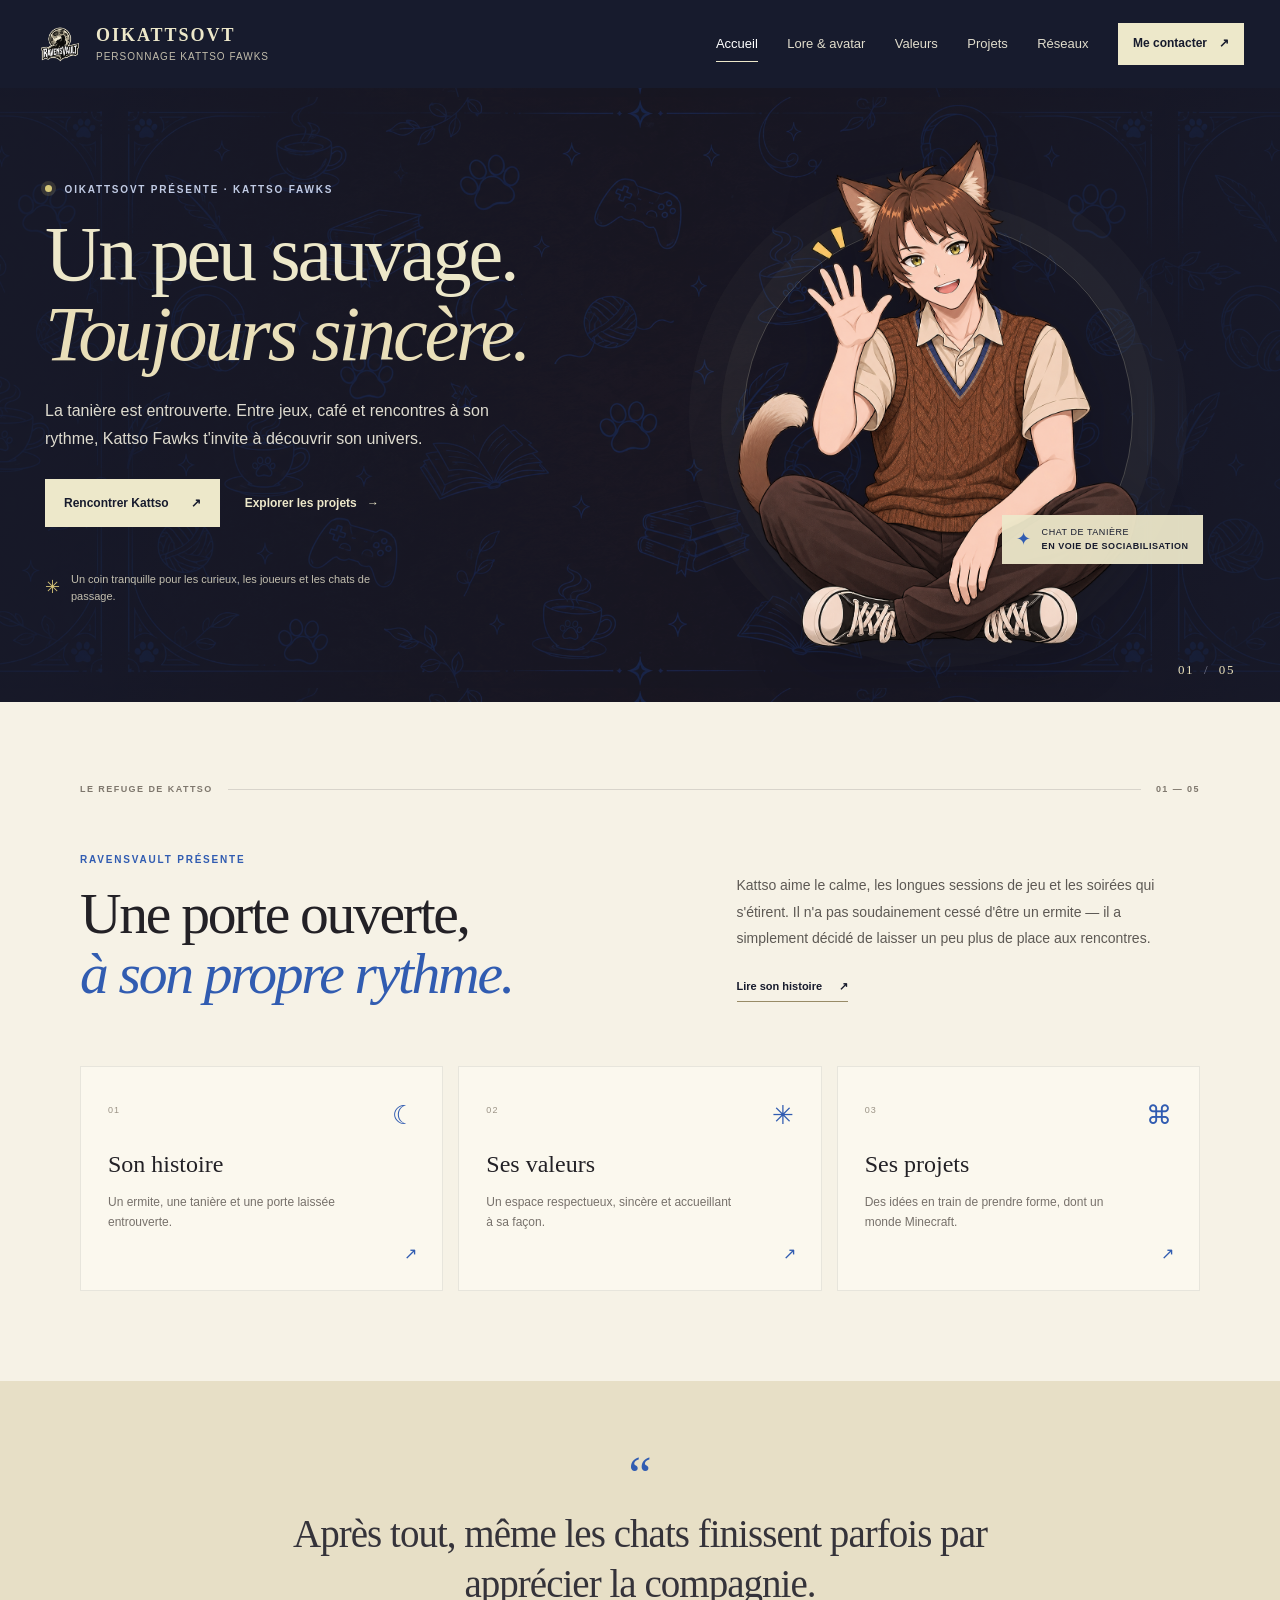
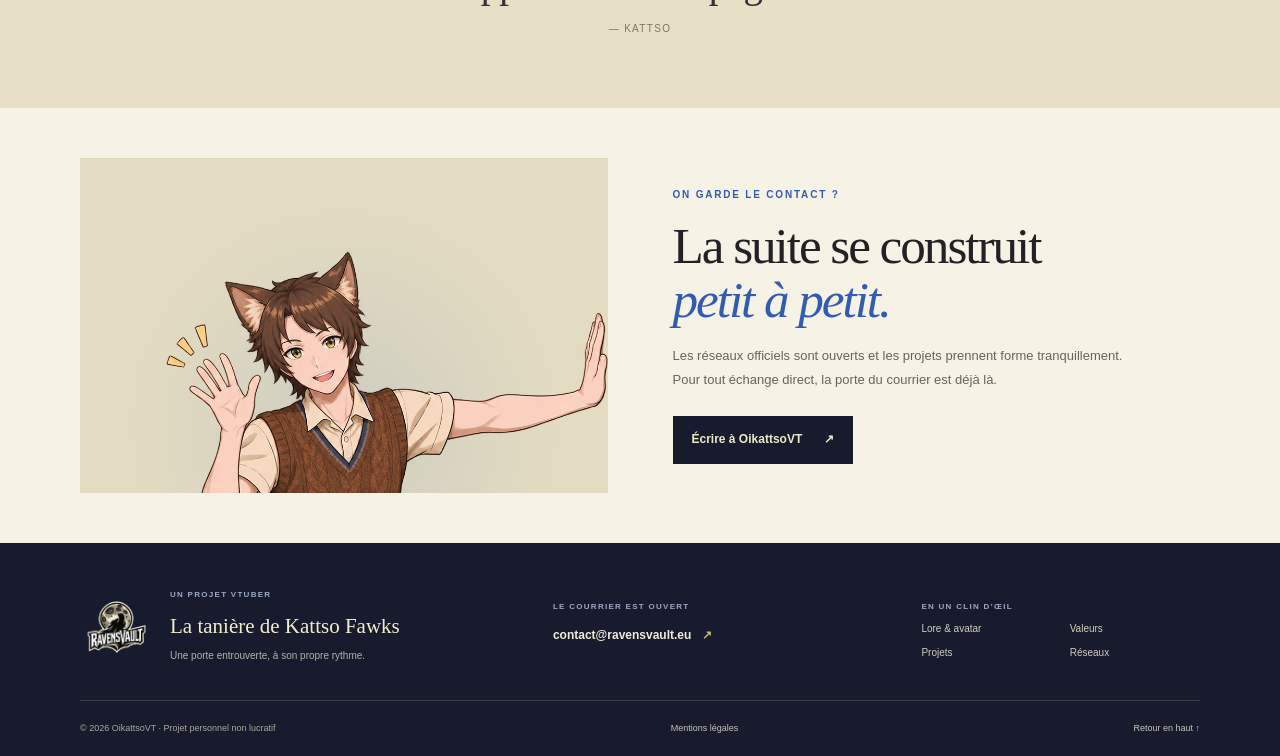
<file: index.html>
<!doctype html>
<html lang="fr">
<head>
  <meta charset="utf-8">
  <meta name="viewport" content="width=device-width, initial-scale=1">
  <meta name="theme-color" content="#171b2d">
  <meta name="description" content="Découvre l'univers de Kattso Fawks et le projet VTuber d'OikattsoVT : jeux, curiosité et rencontres à son rythme.">
  <title>OikattsoVT — La tanière de Kattso Fawks</title>
  <link rel="icon" href="assets/ravensvault-logo.png" type="image/png">
  <link rel="stylesheet" href="styles.css">
  <script src="app.js" defer></script>
</head>
<body data-page="accueil">
  <a class="skip-link" href="#contenu">Aller au contenu</a>
  <header data-site-header></header>
  <main id="contenu">
    <section class="home-hero">
      <div class="hero-pattern" aria-hidden="true"></div>
      <div class="hero-copy">
        <p class="eyebrow eyebrow-light"><span class="eyebrow-dot"></span> OikattsoVT présente · Kattso Fawks</p>
        <h1>Un peu sauvage.<br><em>Toujours sincère.</em></h1>
        <p class="hero-lead">La tanière est entrouverte. Entre jeux, café et rencontres à son rythme, Kattso Fawks t'invite à découvrir son univers.</p>
        <div class="hero-actions">
          <a class="button button-cream" href="lore.html">Rencontrer Kattso <span aria-hidden="true">↗</span></a>
          <a class="text-link text-link-light" href="projets.html">Explorer les projets <span aria-hidden="true">→</span></a>
        </div>
        <div class="hero-note"><span class="note-star" aria-hidden="true">✳</span><span>Un coin tranquille pour les curieux, les joueurs et les chats de passage.</span></div>
      </div>
      <div class="hero-art">
        <div class="art-halo" aria-hidden="true"></div>
        <img src="assets/kattso-sit.png" alt="Kattso, catboy brun aux oreilles de chat, assis en tailleur et faisant coucou." fetchpriority="high">
        <div class="art-caption"><span class="caption-mark" aria-hidden="true">✦</span><span>Chat de tanière<br><strong>en voie de sociabilisation</strong></span></div>
      </div>
      <div class="hero-index" aria-hidden="true">01 <span>/</span> 05</div>
    </section>

    <section class="welcome-section section-wrap">
      <div class="section-kicker"><span>LE REFUGE DE KATTSO</span><span class="kicker-line"></span><span>01 — 05</span></div>
      <div class="welcome-grid">
        <div>
          <p class="eyebrow">Ravensvault présente</p>
          <h2>Une porte ouverte,<br><em>à son propre rythme.</em></h2>
        </div>
        <div class="welcome-text">
          <p>Kattso aime le calme, les longues sessions de jeu et les soirées qui s'étirent. Il n'a pas soudainement cessé d'être un ermite — il a simplement décidé de laisser un peu plus de place aux rencontres.</p>
          <a class="underlined-link" href="lore.html">Lire son histoire <span aria-hidden="true">↗</span></a>
        </div>
      </div>
      <div class="teaser-grid">
        <a class="teaser-card teaser-lore" href="lore.html">
          <span class="teaser-number">01</span><span class="teaser-icon" aria-hidden="true">☾</span>
          <h3>Son histoire</h3><p>Un ermite, une tanière et une porte laissée entrouverte.</p><span class="card-arrow" aria-hidden="true">↗</span>
        </a>
        <a class="teaser-card teaser-values" href="valeurs.html">
          <span class="teaser-number">02</span><span class="teaser-icon" aria-hidden="true">✳</span>
          <h3>Ses valeurs</h3><p>Un espace respectueux, sincère et accueillant à sa façon.</p><span class="card-arrow" aria-hidden="true">↗</span>
        </a>
        <a class="teaser-card teaser-projects" href="projets.html">
          <span class="teaser-number">03</span><span class="teaser-icon" aria-hidden="true">⌘</span>
          <h3>Ses projets</h3><p>Des idées en train de prendre forme, dont un monde Minecraft.</p><span class="card-arrow" aria-hidden="true">↗</span>
        </a>
      </div>
    </section>

    <section class="home-quote">
      <div class="quote-inner"><span class="quote-mark" aria-hidden="true">“</span><blockquote>Après tout, même les chats finissent parfois par apprécier la compagnie.</blockquote><p>— Kattso</p></div>
    </section>

    <section class="home-connect section-wrap">
      <div class="connect-art"><img src="assets/kattso-wave.png" alt="Kattso, debout, salue d'une main et tient l'autre sur le bord de l'illustration." loading="lazy"></div>
      <div class="connect-copy"><p class="eyebrow">On garde le contact ?</p><h2>La suite se construit<br><em>petit à petit.</em></h2><p>Les réseaux officiels sont ouverts et les projets prennent forme tranquillement. Pour tout échange direct, la porte du courrier est déjà là.</p><a class="button button-navy" href="mailto:contact@ravensvault.eu">Écrire à OikattsoVT <span aria-hidden="true">↗</span></a></div>
    </section>
  </main>
  <footer data-site-footer></footer>
</body>
</html>
</file>
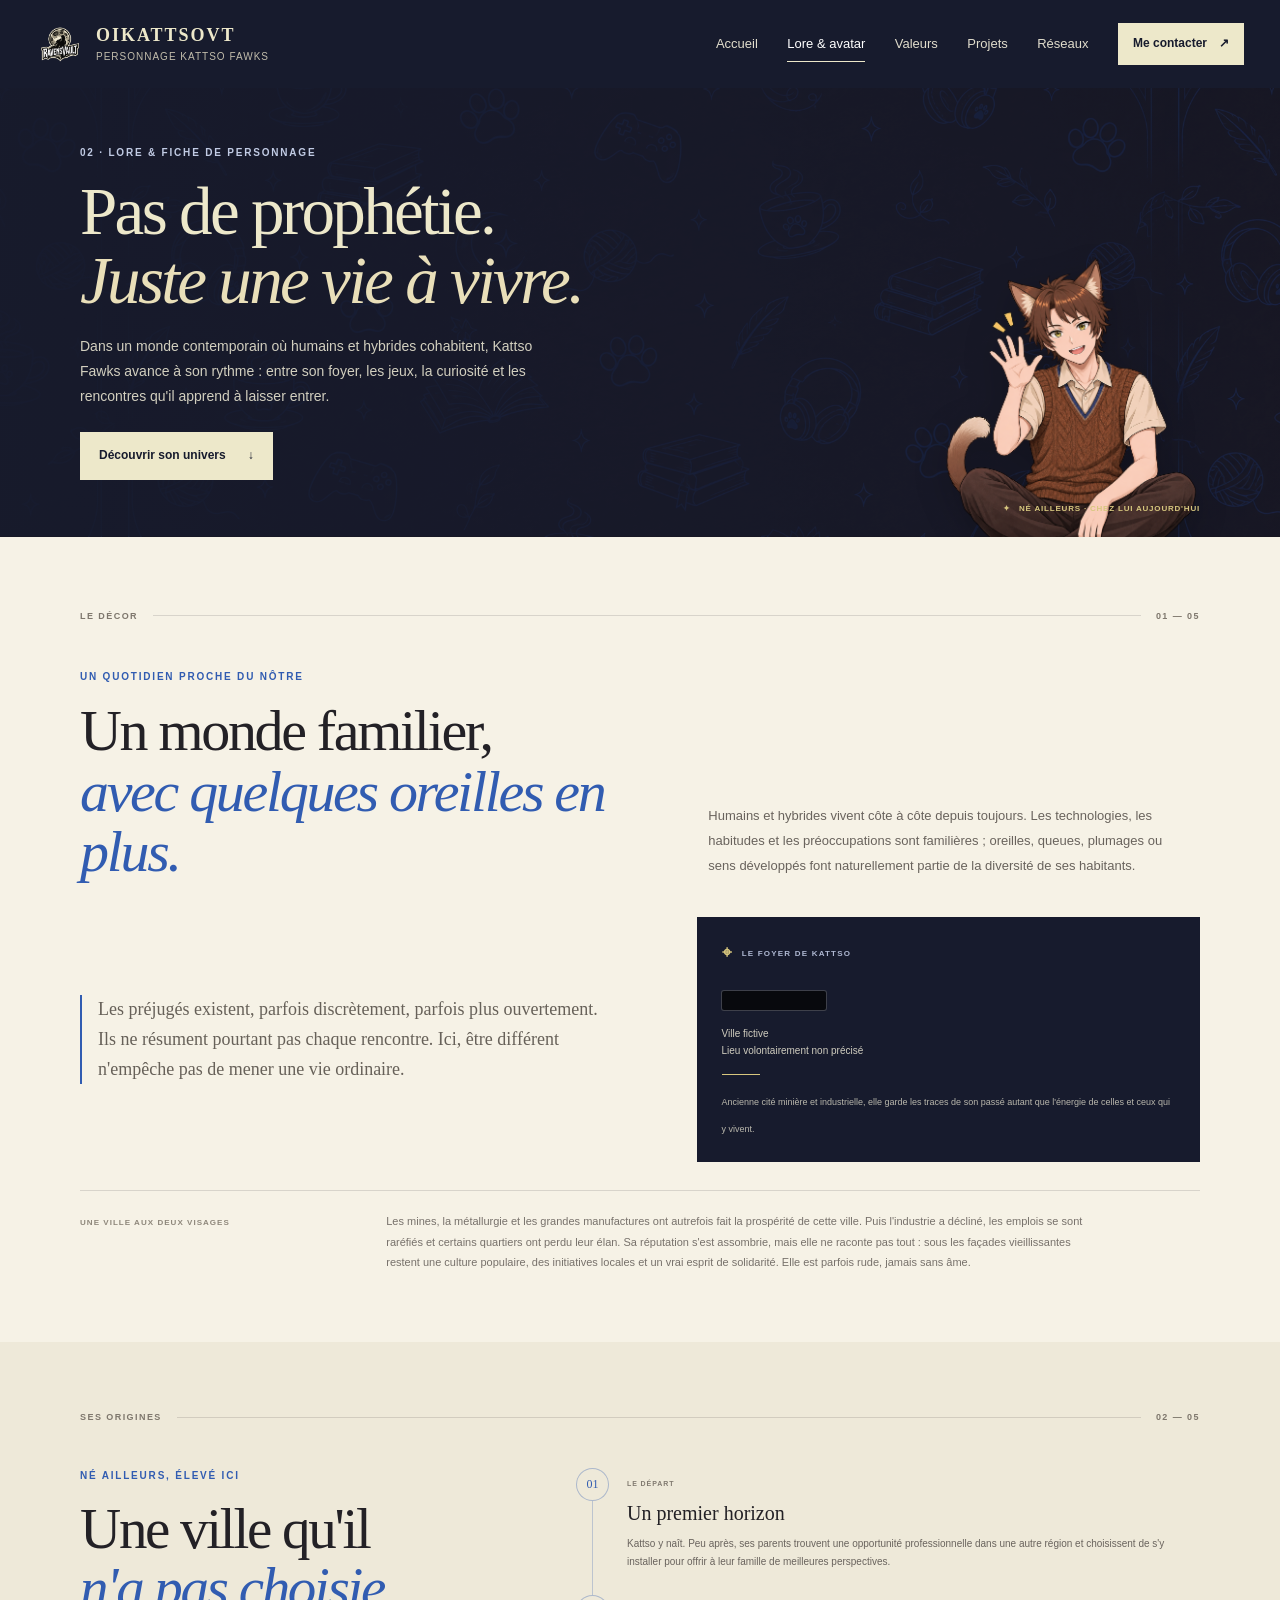
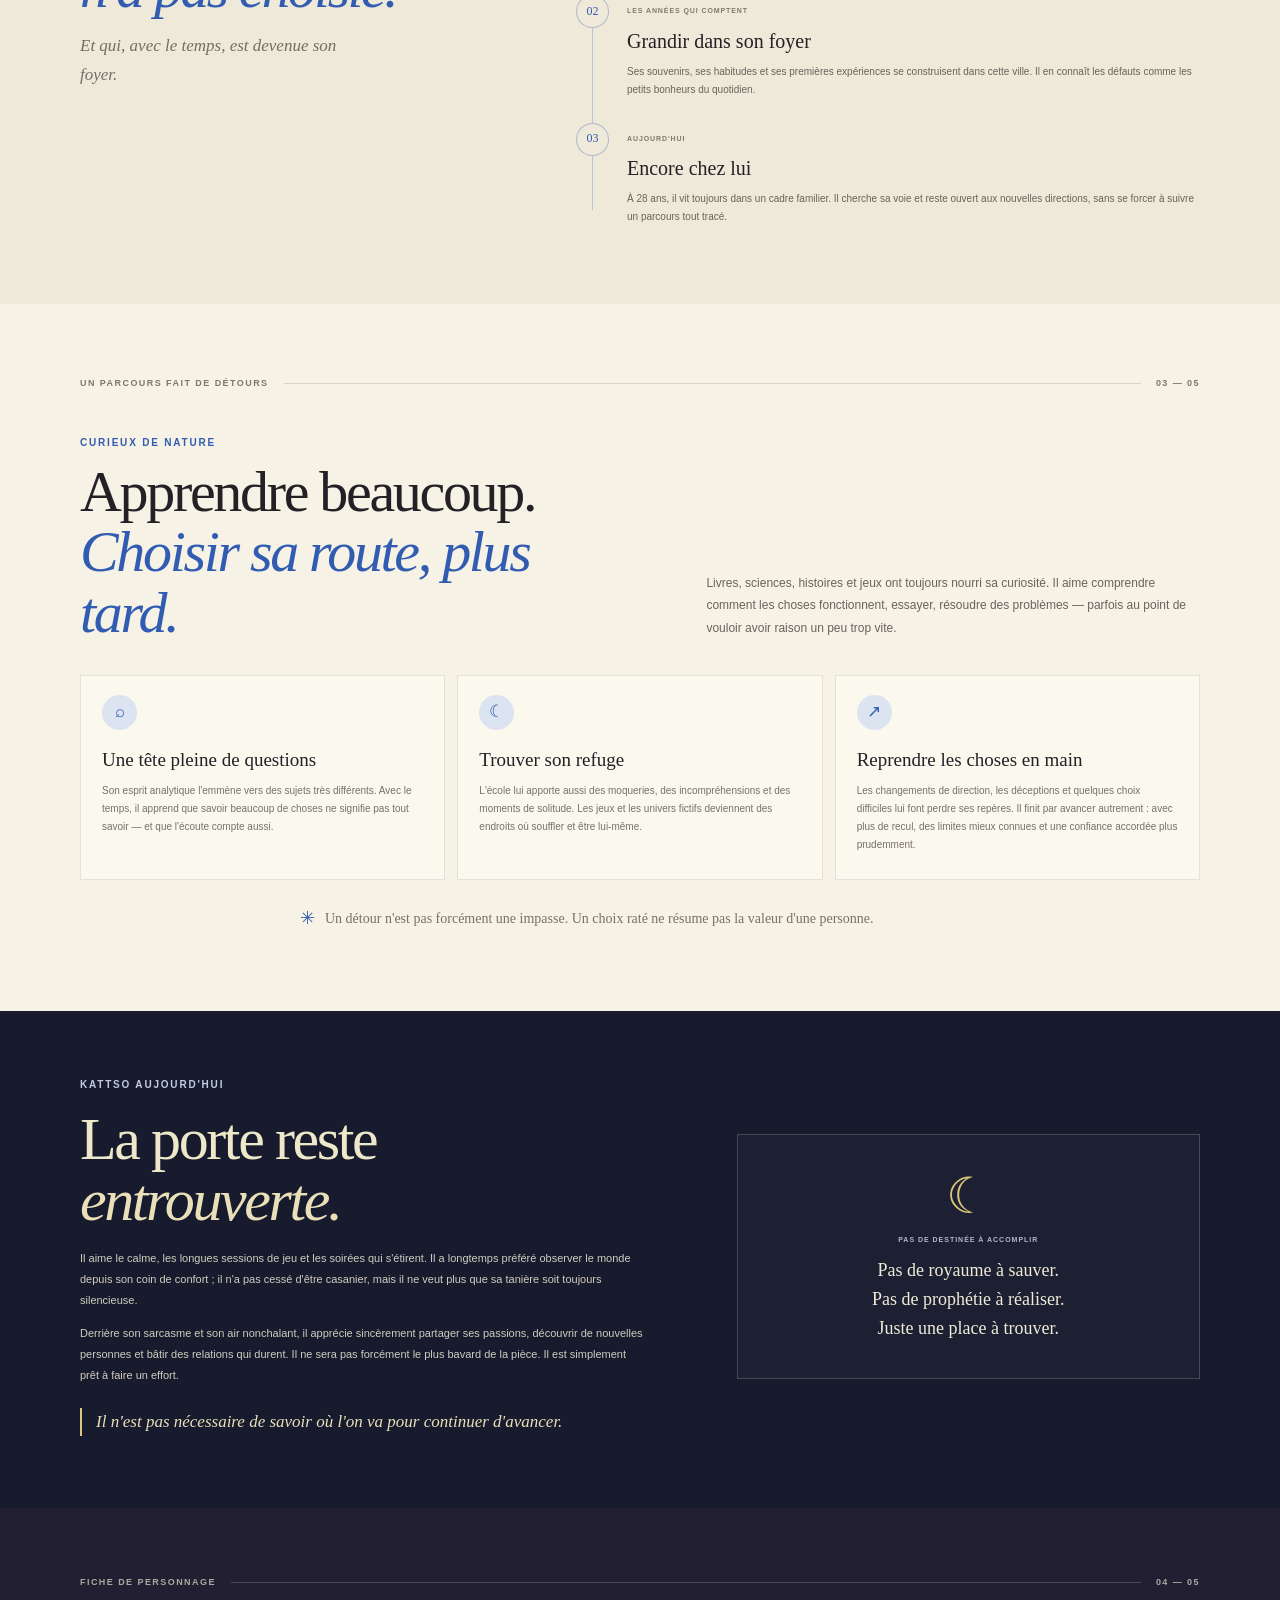
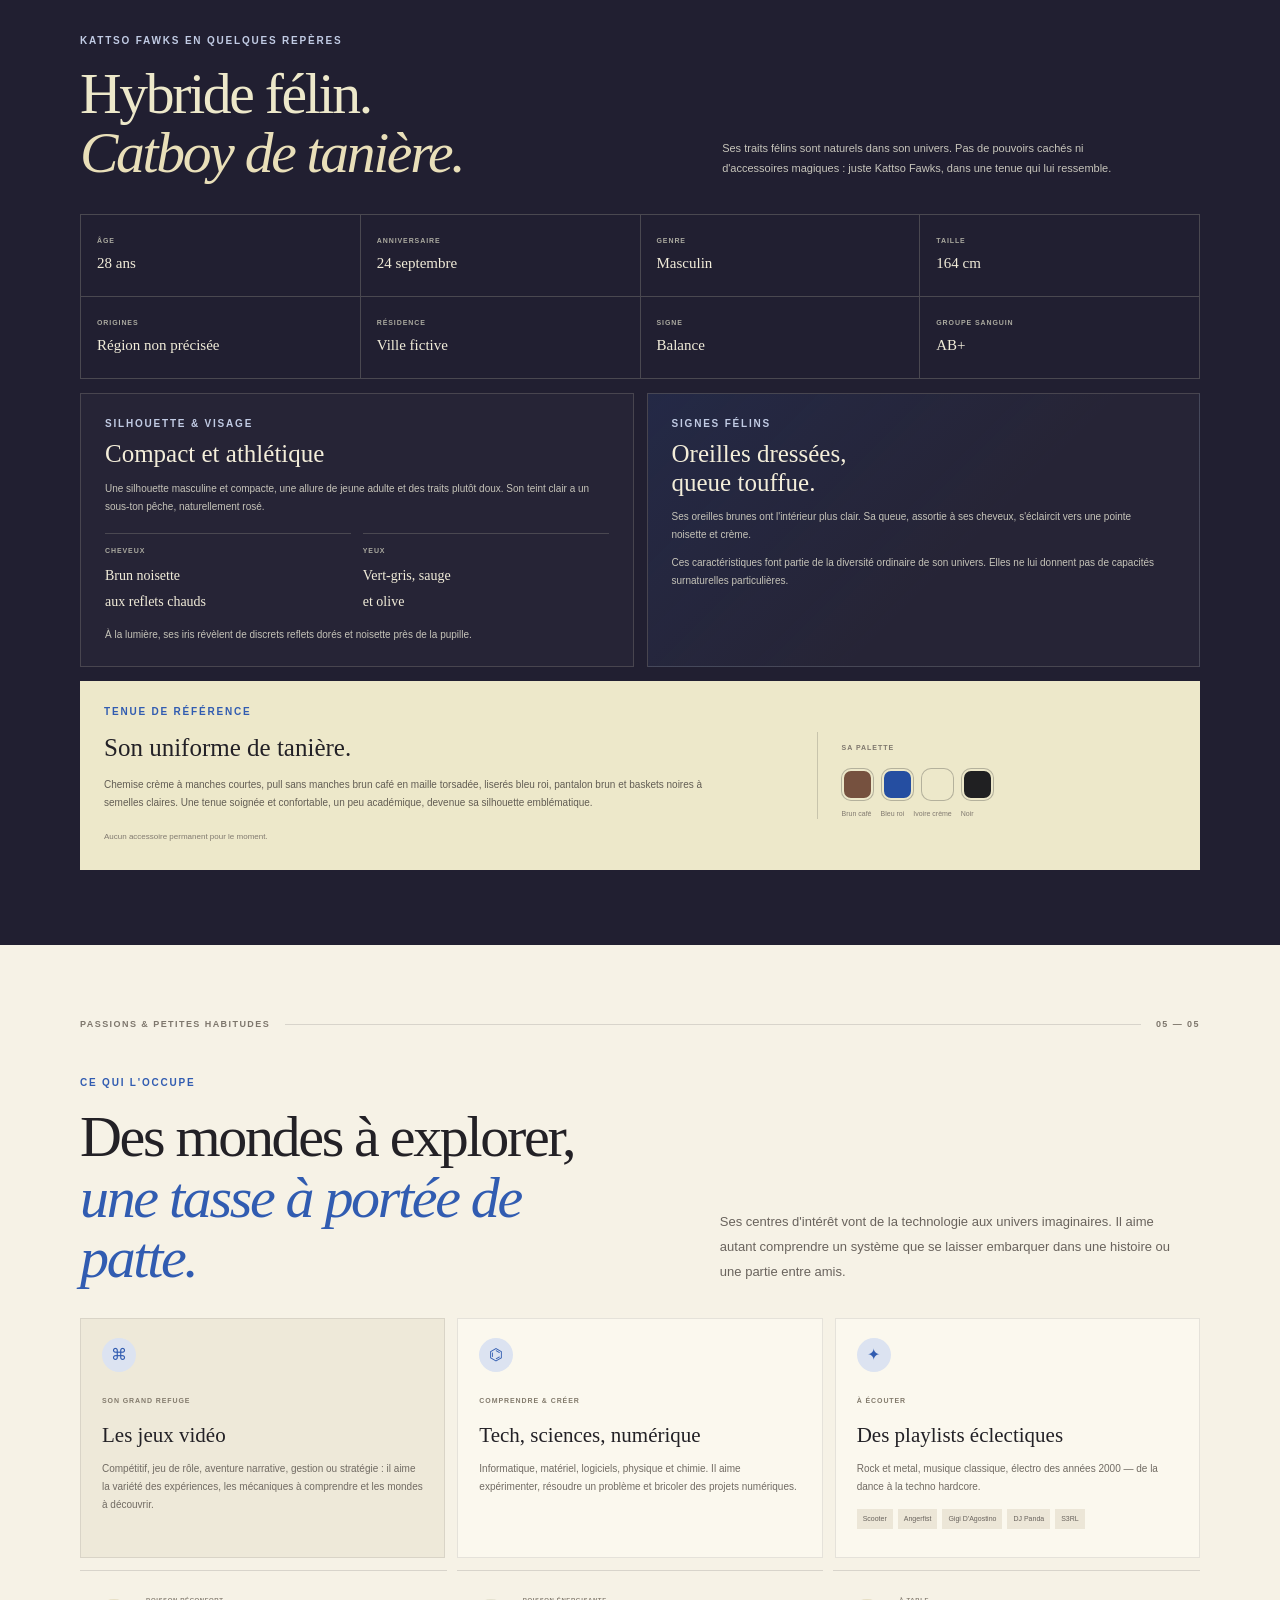
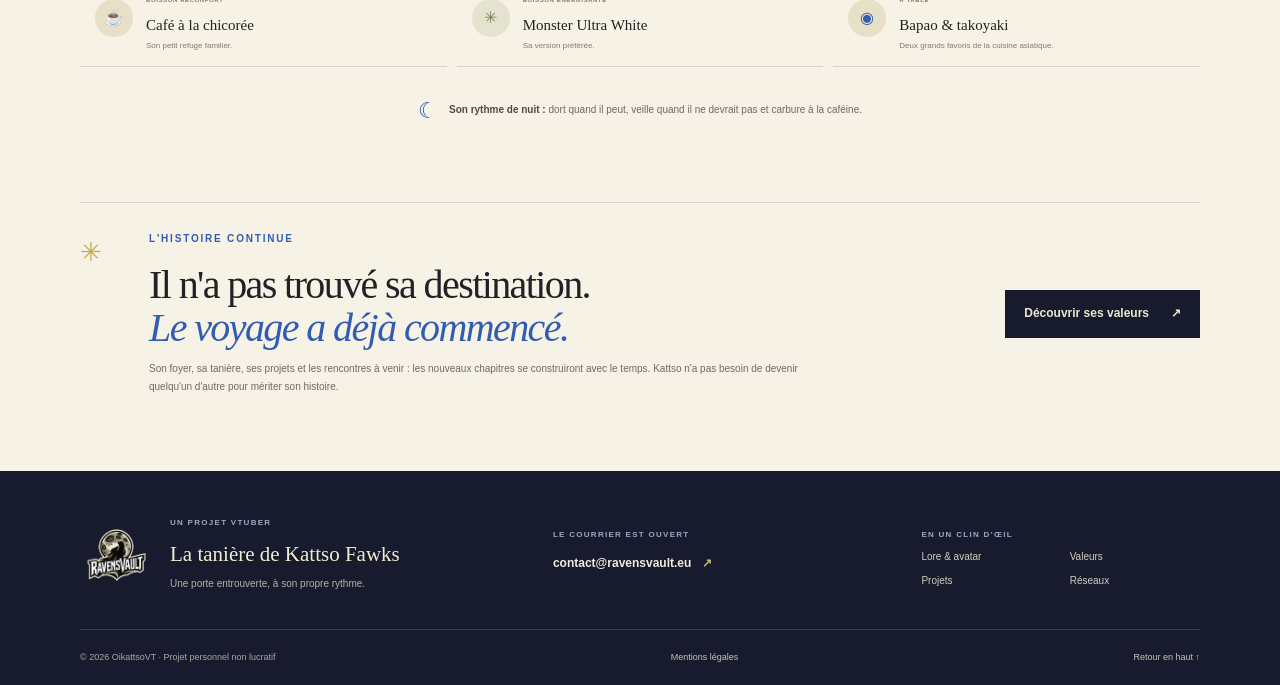
<file: lore.html>
<!doctype html>
<html lang="fr">
<head>
  <meta charset="utf-8"><meta name="viewport" content="width=device-width, initial-scale=1"><meta name="theme-color" content="#171b2d">
  <meta name="description" content="Le lore de Kattso Fawks, personnage VTuber d'OikattsoVT : son univers, son parcours et sa fiche de personnage.">
  <title>Lore & personnage — Kattso Fawks</title><link rel="icon" href="assets/ravensvault-logo.png" type="image/png"><link rel="stylesheet" href="styles.css"><script src="app.js" defer></script>
</head>
<body data-page="lore">
  <a class="skip-link" href="#contenu">Aller au contenu</a><header data-site-header></header>
  <main id="contenu">
    <section class="page-hero page-hero-lore">
      <div class="page-hero-pattern" aria-hidden="true"></div>
      <div class="page-hero-copy"><p class="eyebrow eyebrow-light">02 · Lore & fiche de personnage</p><h1>Pas de prophétie.<br><em>Juste une vie à vivre.</em></h1><p>Dans un monde contemporain où humains et hybrides cohabitent, Kattso Fawks avance à son rythme : entre son foyer, les jeux, la curiosité et les rencontres qu'il apprend à laisser entrer.</p><a class="button button-cream" href="#son-univers">Découvrir son univers <span aria-hidden="true">↓</span></a></div>
      <div class="page-hero-art"><img src="assets/kattso-sit.png" alt="Kattso, hybride félin aux cheveux bruns, oreilles de chat et queue touffue, assis en tailleur et saluant." fetchpriority="high"></div>
      <div class="lore-hero-caption"><span aria-hidden="true">✦</span> Né ailleurs · chez lui aujourd'hui</div>
    </section>

    <section class="lore-world section-wrap" id="son-univers">
      <div class="section-kicker"><span>LE DÉCOR</span><span class="kicker-line"></span><span>01 — 05</span></div>
      <div class="lore-world-head"><div><p class="eyebrow">Un quotidien proche du nôtre</p><h2>Un monde familier,<br><em>avec quelques oreilles en plus.</em></h2></div><p>Humains et hybrides vivent côte à côte depuis toujours. Les technologies, les habitudes et les préoccupations sont familières ; oreilles, queues, plumages ou sens développés font naturellement partie de la diversité de ses habitants.</p></div>
      <div class="world-bottom"><p>Les préjugés existent, parfois discrètement, parfois plus ouvertement. Ils ne résument pourtant pas chaque rencontre. Ici, être différent n'empêche pas de mener une vie ordinaire.</p><article class="lore-location-card"><div class="lore-location-top"><span class="lore-location-pin" aria-hidden="true">⌖</span><span>LE FOYER DE KATTSO</span></div><h3><span class="lore-location-redaction" role="img" aria-label="Nom de la ville masqué"></span></h3><p>Ville fictive<br>Lieu volontairement non précisé</p><div class="lore-location-rule"></div><small>Ancienne cité minière et industrielle, elle garde les traces de son passé autant que l'énergie de celles et ceux qui y vivent.</small></article></div>
      <div class="lore-location-story"><span class="lore-location-index">UNE VILLE AUX DEUX VISAGES</span><p>Les mines, la métallurgie et les grandes manufactures ont autrefois fait la prospérité de cette ville. Puis l'industrie a décliné, les emplois se sont raréfiés et certains quartiers ont perdu leur élan. Sa réputation s'est assombrie, mais elle ne raconte pas tout : sous les façades vieillissantes restent une culture populaire, des initiatives locales et un vrai esprit de solidarité. Elle est parfois rude, jamais sans âme.</p></div>
    </section>

    <section class="lore-origins">
      <div class="section-wrap">
        <div class="section-kicker"><span>SES ORIGINES</span><span class="kicker-line"></span><span>02 — 05</span></div>
        <div class="lore-origin-layout"><div class="origin-heading"><p class="eyebrow">Né ailleurs, élevé ici</p><h2>Une ville qu'il<br><em>n'a pas choisie.</em></h2><p>Et qui, avec le temps, est devenue son foyer.</p></div>
          <div class="origin-timeline">
            <article><span class="timeline-mark">01</span><div><small>LE DÉPART</small><h3>Un premier horizon</h3><p>Kattso y naît. Peu après, ses parents trouvent une opportunité professionnelle dans une autre région et choisissent de s'y installer pour offrir à leur famille de meilleures perspectives.</p></div></article>
            <article><span class="timeline-mark">02</span><div><small>LES ANNÉES QUI COMPTENT</small><h3>Grandir dans son foyer</h3><p>Ses souvenirs, ses habitudes et ses premières expériences se construisent dans cette ville. Il en connaît les défauts comme les petits bonheurs du quotidien.</p></div></article>
            <article><span class="timeline-mark">03</span><div><small>AUJOURD'HUI</small><h3>Encore chez lui</h3><p>À 28 ans, il vit toujours dans un cadre familier. Il cherche sa voie et reste ouvert aux nouvelles directions, sans se forcer à suivre un parcours tout tracé.</p></div></article>
          </div>
        </div>
      </div>
    </section>

    <section class="lore-journey section-wrap">
      <div class="section-kicker"><span>UN PARCOURS FAIT DE DÉTOURS</span><span class="kicker-line"></span><span>03 — 05</span></div>
      <div class="journey-intro"><p class="eyebrow">Curieux de nature</p><h2>Apprendre beaucoup.<br><em>Choisir sa route, plus tard.</em></h2><p>Livres, sciences, histoires et jeux ont toujours nourri sa curiosité. Il aime comprendre comment les choses fonctionnent, essayer, résoudre des problèmes — parfois au point de vouloir avoir raison un peu trop vite.</p></div>
      <div class="journey-grid">
        <article class="journey-card"><span class="journey-symbol" aria-hidden="true">⌕</span><h3>Une tête pleine de questions</h3><p>Son esprit analytique l'emmène vers des sujets très différents. Avec le temps, il apprend que savoir beaucoup de choses ne signifie pas tout savoir — et que l'écoute compte aussi.</p></article>
        <article class="journey-card"><span class="journey-symbol" aria-hidden="true">☾</span><h3>Trouver son refuge</h3><p>L'école lui apporte aussi des moqueries, des incompréhensions et des moments de solitude. Les jeux et les univers fictifs deviennent des endroits où souffler et être lui-même.</p></article>
        <article class="journey-card"><span class="journey-symbol" aria-hidden="true">↗</span><h3>Reprendre les choses en main</h3><p>Les changements de direction, les déceptions et quelques choix difficiles lui font perdre ses repères. Il finit par avancer autrement : avec plus de recul, des limites mieux connues et une confiance accordée plus prudemment.</p></article>
      </div>
      <p class="journey-note"><span aria-hidden="true">✳</span> Un détour n'est pas forcément une impasse. Un choix raté ne résume pas la valeur d'une personne.</p>
    </section>

    <section class="lore-now">
      <div class="section-wrap lore-now-inner"><div class="lore-now-copy"><p class="eyebrow eyebrow-light">Kattso aujourd'hui</p><h2>La porte reste<br><em>entrouverte.</em></h2><p>Il aime le calme, les longues sessions de jeu et les soirées qui s'étirent. Il a longtemps préféré observer le monde depuis son coin de confort ; il n'a pas cessé d'être casanier, mais il ne veut plus que sa tanière soit toujours silencieuse.</p><p>Derrière son sarcasme et son air nonchalant, il apprécie sincèrement partager ses passions, découvrir de nouvelles personnes et bâtir des relations qui durent. Il ne sera pas forcément le plus bavard de la pièce. Il est simplement prêt à faire un effort.</p><blockquote>Il n'est pas nécessaire de savoir où l'on va pour continuer d'avancer.</blockquote></div><div class="lore-now-aside"><span class="now-glyph" aria-hidden="true">☾</span><span class="now-label">PAS DE DESTINÉE À ACCOMPLIR</span><p>Pas de royaume à sauver.<br>Pas de prophétie à réaliser.<br>Juste une place à trouver.</p></div></div>
    </section>

    <section class="character-sheet">
      <div class="section-wrap">
        <div class="section-kicker section-kicker-light"><span>FICHE DE PERSONNAGE</span><span class="kicker-line"></span><span>04 — 05</span></div>
        <div class="sheet-heading"><div><p class="eyebrow eyebrow-light">Kattso Fawks en quelques repères</p><h2>Hybride félin.<br><em>Catboy de tanière.</em></h2></div><p>Ses traits félins sont naturels dans son univers. Pas de pouvoirs cachés ni d'accessoires magiques : juste Kattso Fawks, dans une tenue qui lui ressemble.</p></div>
        <div class="character-stats"><div><small>ÂGE</small><strong>28 ans</strong></div><div><small>ANNIVERSAIRE</small><strong>24 septembre</strong></div><div><small>GENRE</small><strong>Masculin</strong></div><div><small>TAILLE</small><strong>164 cm</strong></div><div><small>ORIGINES</small><strong>Région non précisée</strong></div><div><small>RÉSIDENCE</small><strong>Ville fictive</strong></div><div><small>SIGNE</small><strong>Balance</strong></div><div><small>GROUPE SANGUIN</small><strong>AB+</strong></div></div>
        <div class="appearance-grid">
          <article class="appearance-card"><p class="eyebrow eyebrow-light">Silhouette & visage</p><h3>Compact et athlétique</h3><p>Une silhouette masculine et compacte, une allure de jeune adulte et des traits plutôt doux. Son teint clair a un sous-ton pêche, naturellement rosé.</p><div class="feature-pair"><div><small>CHEVEUX</small><strong>Brun noisette<br>aux reflets chauds</strong></div><div><small>YEUX</small><strong>Vert-gris, sauge<br>et olive</strong></div></div><p class="appearance-detail">À la lumière, ses iris révèlent de discrets reflets dorés et noisette près de la pupille.</p></article>
          <article class="appearance-card appearance-feline"><p class="eyebrow eyebrow-light">Signes félins</p><h3>Oreilles dressées,<br>queue touffue.</h3><p>Ses oreilles brunes ont l'intérieur plus clair. Sa queue, assortie à ses cheveux, s'éclaircit vers une pointe noisette et crème.</p><p class="appearance-detail">Ces caractéristiques font partie de la diversité ordinaire de son univers. Elles ne lui donnent pas de capacités surnaturelles particulières.</p></article>
        </div>
        <div class="outfit-panel"><div class="outfit-copy"><p class="eyebrow">Tenue de référence</p><h3>Son uniforme de tanière.</h3><p>Chemise crème à manches courtes, pull sans manches brun café en maille torsadée, liserés bleu roi, pantalon brun et baskets noires à semelles claires. Une tenue soignée et confortable, un peu académique, devenue sa silhouette emblématique.</p><small>Aucun accessoire permanent pour le moment.</small></div><div class="outfit-palette"><span class="palette-label">SA PALETTE</span><div class="palette-swatches"><span class="palette-swatch swatch-coffee" aria-label="Brun café"></span><span class="palette-swatch swatch-royal" aria-label="Bleu roi"></span><span class="palette-swatch swatch-cream" aria-label="Ivoire crème"></span><span class="palette-swatch swatch-black" aria-label="Noir"></span></div><div class="palette-names"><span>Brun café</span><span>Bleu roi</span><span>Ivoire crème</span><span>Noir</span></div></div></div>
      </div>
    </section>

    <section class="lore-interests section-wrap">
      <div class="section-kicker"><span>PASSIONS & PETITES HABITUDES</span><span class="kicker-line"></span><span>05 — 05</span></div>
      <div class="interest-heading"><div><p class="eyebrow">Ce qui l'occupe</p><h2>Des mondes à explorer,<br><em>une tasse à portée de patte.</em></h2></div><p>Ses centres d'intérêt vont de la technologie aux univers imaginaires. Il aime autant comprendre un système que se laisser embarquer dans une histoire ou une partie entre amis.</p></div>
      <div class="interest-grid">
        <article class="interest-card interest-games"><span class="interest-icon" aria-hidden="true">⌘</span><small>SON GRAND REFUGE</small><h3>Les jeux vidéo</h3><p>Compétitif, jeu de rôle, aventure narrative, gestion ou stratégie : il aime la variété des expériences, les mécaniques à comprendre et les mondes à découvrir.</p></article>
        <article class="interest-card"><span class="interest-icon" aria-hidden="true">⌬</span><small>COMPRENDRE & CRÉER</small><h3>Tech, sciences, numérique</h3><p>Informatique, matériel, logiciels, physique et chimie. Il aime expérimenter, résoudre un problème et bricoler des projets numériques.</p></article>
        <article class="interest-card"><span class="interest-icon" aria-hidden="true">✦</span><small>À ÉCOUTER</small><h3>Des playlists éclectiques</h3><p>Rock et metal, musique classique, électro des années 2000 — de la dance à la techno hardcore.</p><div class="artist-list"><span>Scooter</span><span>Angerfist</span><span>Gigi D'Agostino</span><span>DJ Panda</span><span>S3RL</span></div></article>
      </div>
      <div class="tastes-grid">
        <article class="taste-card"><span class="taste-mark" aria-hidden="true">☕</span><div><small>BOISSON RÉCONFORT</small><h3>Café à la chicorée</h3><p>Son petit refuge familier.</p></div></article>
        <article class="taste-card"><span class="taste-mark taste-energy" aria-hidden="true">✳</span><div><small>BOISSON ÉNERGISANTE</small><h3>Monster Ultra White</h3><p>Sa version préférée.</p></div></article>
        <article class="taste-card"><span class="taste-mark" aria-hidden="true">◉</span><div><small>À TABLE</small><h3>Bapao & takoyaki</h3><p>Deux grands favoris de la cuisine asiatique.</p></div></article>
      </div>
      <div class="sleep-note"><span aria-hidden="true">☾</span><p><strong>Son rythme de nuit :</strong> dort quand il peut, veille quand il ne devrait pas et carbure à la caféine.</p></div>
    </section>

    <section class="lore-finale section-wrap"><span class="finale-star" aria-hidden="true">✳</span><div><p class="eyebrow">L'histoire continue</p><h2>Il n'a pas trouvé sa destination.<br><em>Le voyage a déjà commencé.</em></h2><p>Son foyer, sa tanière, ses projets et les rencontres à venir : les nouveaux chapitres se construiront avec le temps. Kattso n'a pas besoin de devenir quelqu'un d'autre pour mériter son histoire.</p></div><a class="button button-navy" href="valeurs.html">Découvrir ses valeurs <span aria-hidden="true">↗</span></a></section>
  </main><footer data-site-footer></footer>
</body>
</html>
</file>
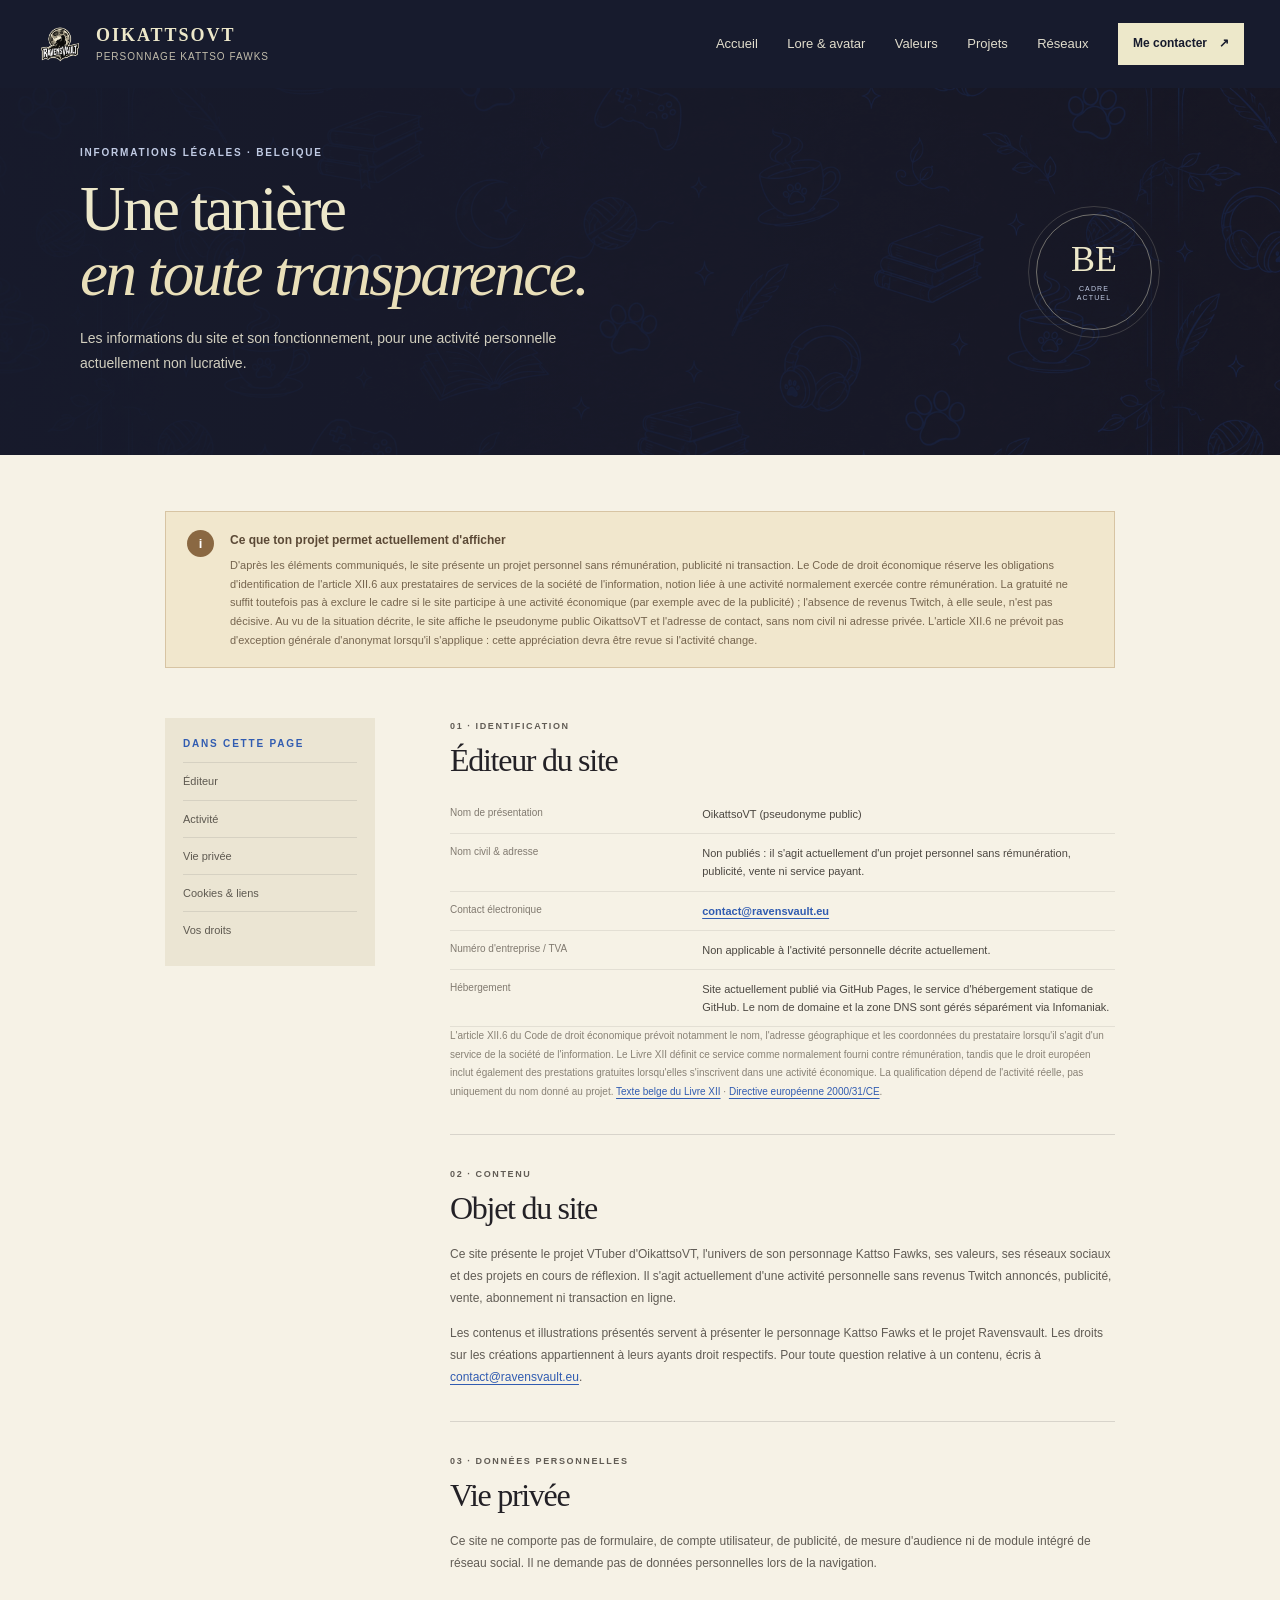
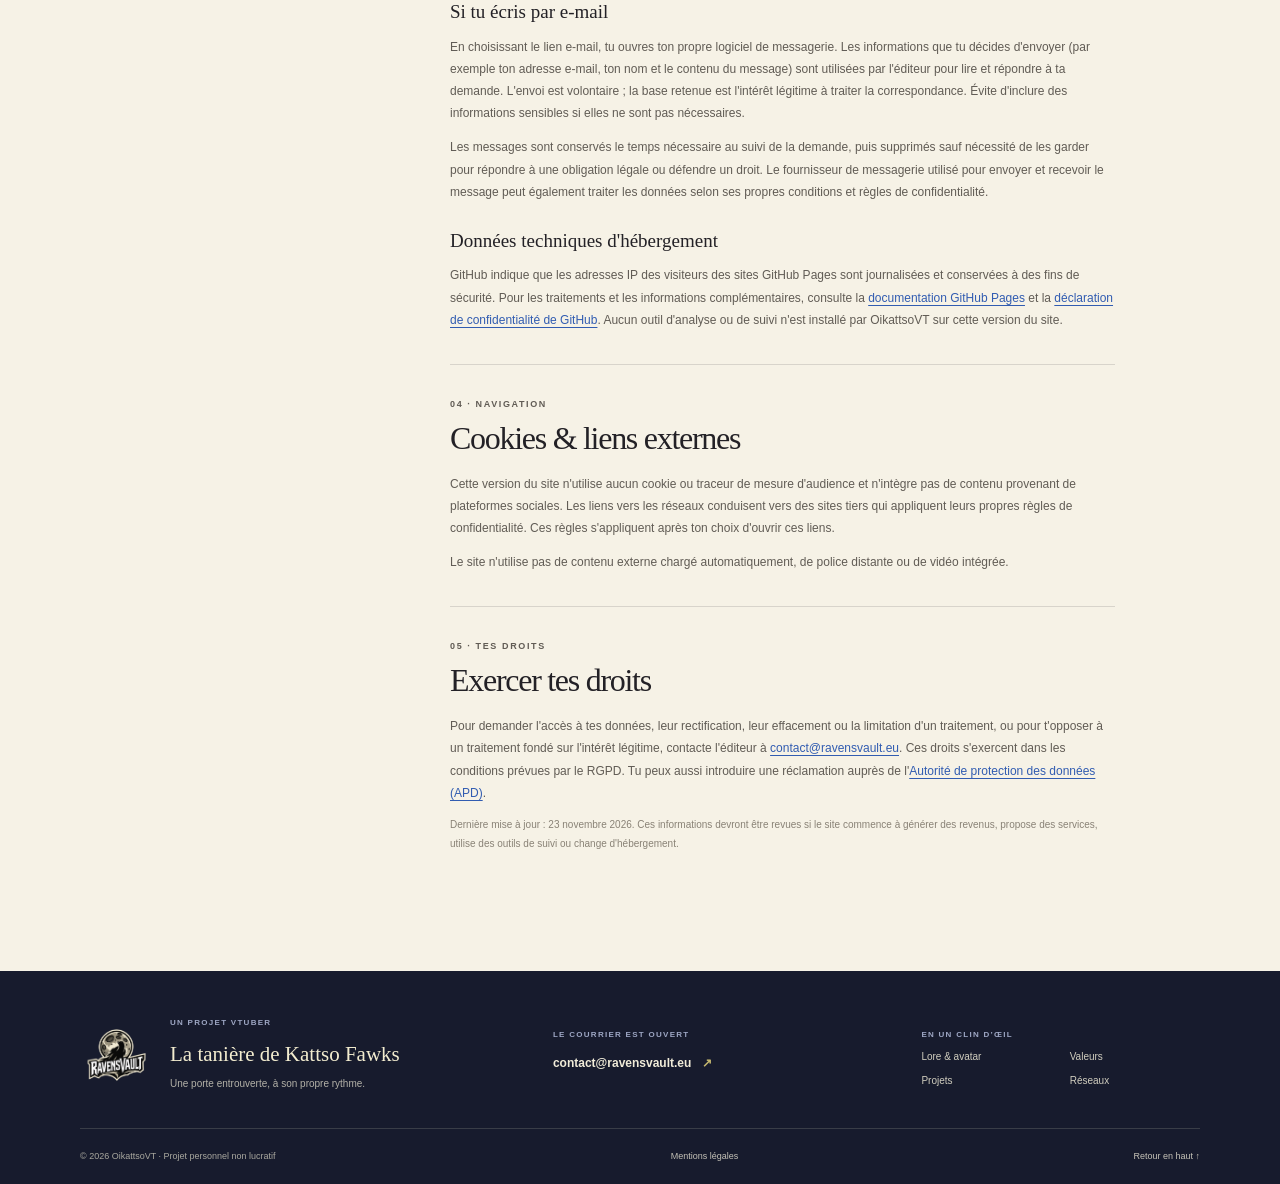
<file: mentions-belgique.html>
<!doctype html>
<html lang="fr">
<head>
  <meta charset="utf-8"><meta name="viewport" content="width=device-width, initial-scale=1"><meta name="theme-color" content="#171b2d">
  <meta name="description" content="Mentions légales et informations sur la vie privée du site d'OikattsoVT, prévues pour son exploitation en Belgique.">
  <title>Mentions légales — Belgique — OikattsoVT</title><link rel="icon" href="assets/ravensvault-logo.png" type="image/png"><link rel="stylesheet" href="styles.css"><script src="app.js" defer></script>
</head>
<body data-page="legal-be">
  <a class="skip-link" href="#contenu">Aller au contenu</a><header data-site-header></header>
  <main id="contenu">
    <section class="page-hero legal-hero"><div class="page-hero-pattern" aria-hidden="true"></div><div class="page-hero-copy"><p class="eyebrow eyebrow-light">Informations légales · Belgique</p><h1>Une tanière<br><em>en toute transparence.</em></h1><p>Les informations du site et son fonctionnement, pour une activité personnelle actuellement non lucrative.</p></div><div class="legal-seal"><span>BE</span><small>CADRE<br>ACTUEL</small></div></section>
    <section class="legal-content section-wrap">
      <div class="legal-alert"><span class="alert-icon" aria-hidden="true">i</span><div><strong>Ce que ton projet permet actuellement d'afficher</strong><p>D'après les éléments communiqués, le site présente un projet personnel sans rémunération, publicité ni transaction. Le Code de droit économique réserve les obligations d'identification de l'article XII.6 aux prestataires de services de la société de l'information, notion liée à une activité normalement exercée contre rémunération. La gratuité ne suffit toutefois pas à exclure le cadre si le site participe à une activité économique (par exemple avec de la publicité) ; l'absence de revenus Twitch, à elle seule, n'est pas décisive. Au vu de la situation décrite, le site affiche le pseudonyme public OikattsoVT et l'adresse de contact, sans nom civil ni adresse privée. L'article XII.6 ne prévoit pas d'exception générale d'anonymat lorsqu'il s'applique : cette appréciation devra être revue si l'activité change.</p></div></div>
      <div class="legal-columns">
        <nav class="legal-toc" aria-label="Sommaire des mentions légales"><p class="eyebrow">Dans cette page</p><a href="#editeur">Éditeur</a><a href="#activite">Activité</a><a href="#vie-privee">Vie privée</a><a href="#cookies">Cookies & liens</a><a href="#droits">Vos droits</a></nav>
        <div class="legal-article">
          <section class="legal-block" id="editeur"><p class="eyebrow">01 · Identification</p><h2>Éditeur du site</h2><dl class="legal-details"><div><dt>Nom de présentation</dt><dd>OikattsoVT (pseudonyme public)</dd></div><div><dt>Nom civil & adresse</dt><dd>Non publiés : il s'agit actuellement d'un projet personnel sans rémunération, publicité, vente ni service payant.</dd></div><div><dt>Contact électronique</dt><dd><a href="mailto:contact@ravensvault.eu">contact@ravensvault.eu</a></dd></div><div><dt>Numéro d'entreprise / TVA</dt><dd>Non applicable à l'activité personnelle décrite actuellement.</dd></div><div><dt>Hébergement</dt><dd>Site actuellement publié via GitHub Pages, le service d'hébergement statique de GitHub. Le nom de domaine et la zone DNS sont gérés séparément via Infomaniak.</dd></div></dl><p class="legal-small">L'article XII.6 du Code de droit économique prévoit notamment le nom, l'adresse géographique et les coordonnées du prestataire lorsqu'il s'agit d'un service de la société de l'information. Le Livre XII définit ce service comme normalement fourni contre rémunération, tandis que le droit européen inclut également des prestations gratuites lorsqu'elles s'inscrivent dans une activité économique. La qualification dépend de l'activité réelle, pas uniquement du nom donné au projet. <a href="https://etaamb.openjustice.be/fr/loi-du-15-decembre-2013_n2013011667.html" target="_blank" rel="noopener noreferrer">Texte belge du Livre XII</a> · <a href="https://eur-lex.europa.eu/legal-content/FR/TXT/?uri=CELEX%3A32000L0031" target="_blank" rel="noopener noreferrer">Directive européenne 2000/31/CE</a>.</p></section>
          <section class="legal-block" id="activite"><p class="eyebrow">02 · Contenu</p><h2>Objet du site</h2><p>Ce site présente le projet VTuber d'OikattsoVT, l'univers de son personnage Kattso Fawks, ses valeurs, ses réseaux sociaux et des projets en cours de réflexion. Il s'agit actuellement d'une activité personnelle sans revenus Twitch annoncés, publicité, vente, abonnement ni transaction en ligne.</p><p>Les contenus et illustrations présentés servent à présenter le personnage Kattso Fawks et le projet Ravensvault. Les droits sur les créations appartiennent à leurs ayants droit respectifs. Pour toute question relative à un contenu, écris à <a href="mailto:contact@ravensvault.eu">contact@ravensvault.eu</a>.</p></section>
          <section class="legal-block" id="vie-privee"><p class="eyebrow">03 · Données personnelles</p><h2>Vie privée</h2><p>Ce site ne comporte pas de formulaire, de compte utilisateur, de publicité, de mesure d'audience ni de module intégré de réseau social. Il ne demande pas de données personnelles lors de la navigation.</p><h3>Si tu écris par e-mail</h3><p>En choisissant le lien e-mail, tu ouvres ton propre logiciel de messagerie. Les informations que tu décides d'envoyer (par exemple ton adresse e-mail, ton nom et le contenu du message) sont utilisées par l'éditeur pour lire et répondre à ta demande. L'envoi est volontaire ; la base retenue est l'intérêt légitime à traiter la correspondance. Évite d'inclure des informations sensibles si elles ne sont pas nécessaires.</p><p>Les messages sont conservés le temps nécessaire au suivi de la demande, puis supprimés sauf nécessité de les garder pour répondre à une obligation légale ou défendre un droit. Le fournisseur de messagerie utilisé pour envoyer et recevoir le message peut également traiter les données selon ses propres conditions et règles de confidentialité.</p><h3>Données techniques d'hébergement</h3><p>GitHub indique que les adresses IP des visiteurs des sites GitHub Pages sont journalisées et conservées à des fins de sécurité. Pour les traitements et les informations complémentaires, consulte la <a href="https://docs.github.com/en/pages/getting-started-with-github-pages/what-is-github-pages" target="_blank" rel="noopener noreferrer">documentation GitHub Pages</a> et la <a href="https://docs.github.com/en/site-policy/privacy-policies/github-general-privacy-statement" target="_blank" rel="noopener noreferrer">déclaration de confidentialité de GitHub</a>. Aucun outil d'analyse ou de suivi n'est installé par OikattsoVT sur cette version du site.</p></section>
          <section class="legal-block" id="cookies"><p class="eyebrow">04 · Navigation</p><h2>Cookies & liens externes</h2><p>Cette version du site n'utilise aucun cookie ou traceur de mesure d'audience et n'intègre pas de contenu provenant de plateformes sociales. Les liens vers les réseaux conduisent vers des sites tiers qui appliquent leurs propres règles de confidentialité. Ces règles s'appliquent après ton choix d'ouvrir ces liens.</p><p>Le site n'utilise pas de contenu externe chargé automatiquement, de police distante ou de vidéo intégrée.</p></section>
          <section class="legal-block" id="droits"><p class="eyebrow">05 · Tes droits</p><h2>Exercer tes droits</h2><p>Pour demander l'accès à tes données, leur rectification, leur effacement ou la limitation d'un traitement, ou pour t'opposer à un traitement fondé sur l'intérêt légitime, contacte l'éditeur à <a href="mailto:contact@ravensvault.eu">contact@ravensvault.eu</a>. Ces droits s'exercent dans les conditions prévues par le RGPD. Tu peux aussi introduire une réclamation auprès de l'<a href="https://www.autoriteprotectiondonnees.be/" target="_blank" rel="noopener noreferrer">Autorité de protection des données (APD)</a>.</p><p class="legal-small">Dernière mise à jour : 23 novembre 2026. Ces informations devront être revues si le site commence à générer des revenus, propose des services, utilise des outils de suivi ou change d'hébergement.</p></section>
        </div>
      </div>
    </section>
  </main><footer data-site-footer></footer>
</body>
</html>
</file>
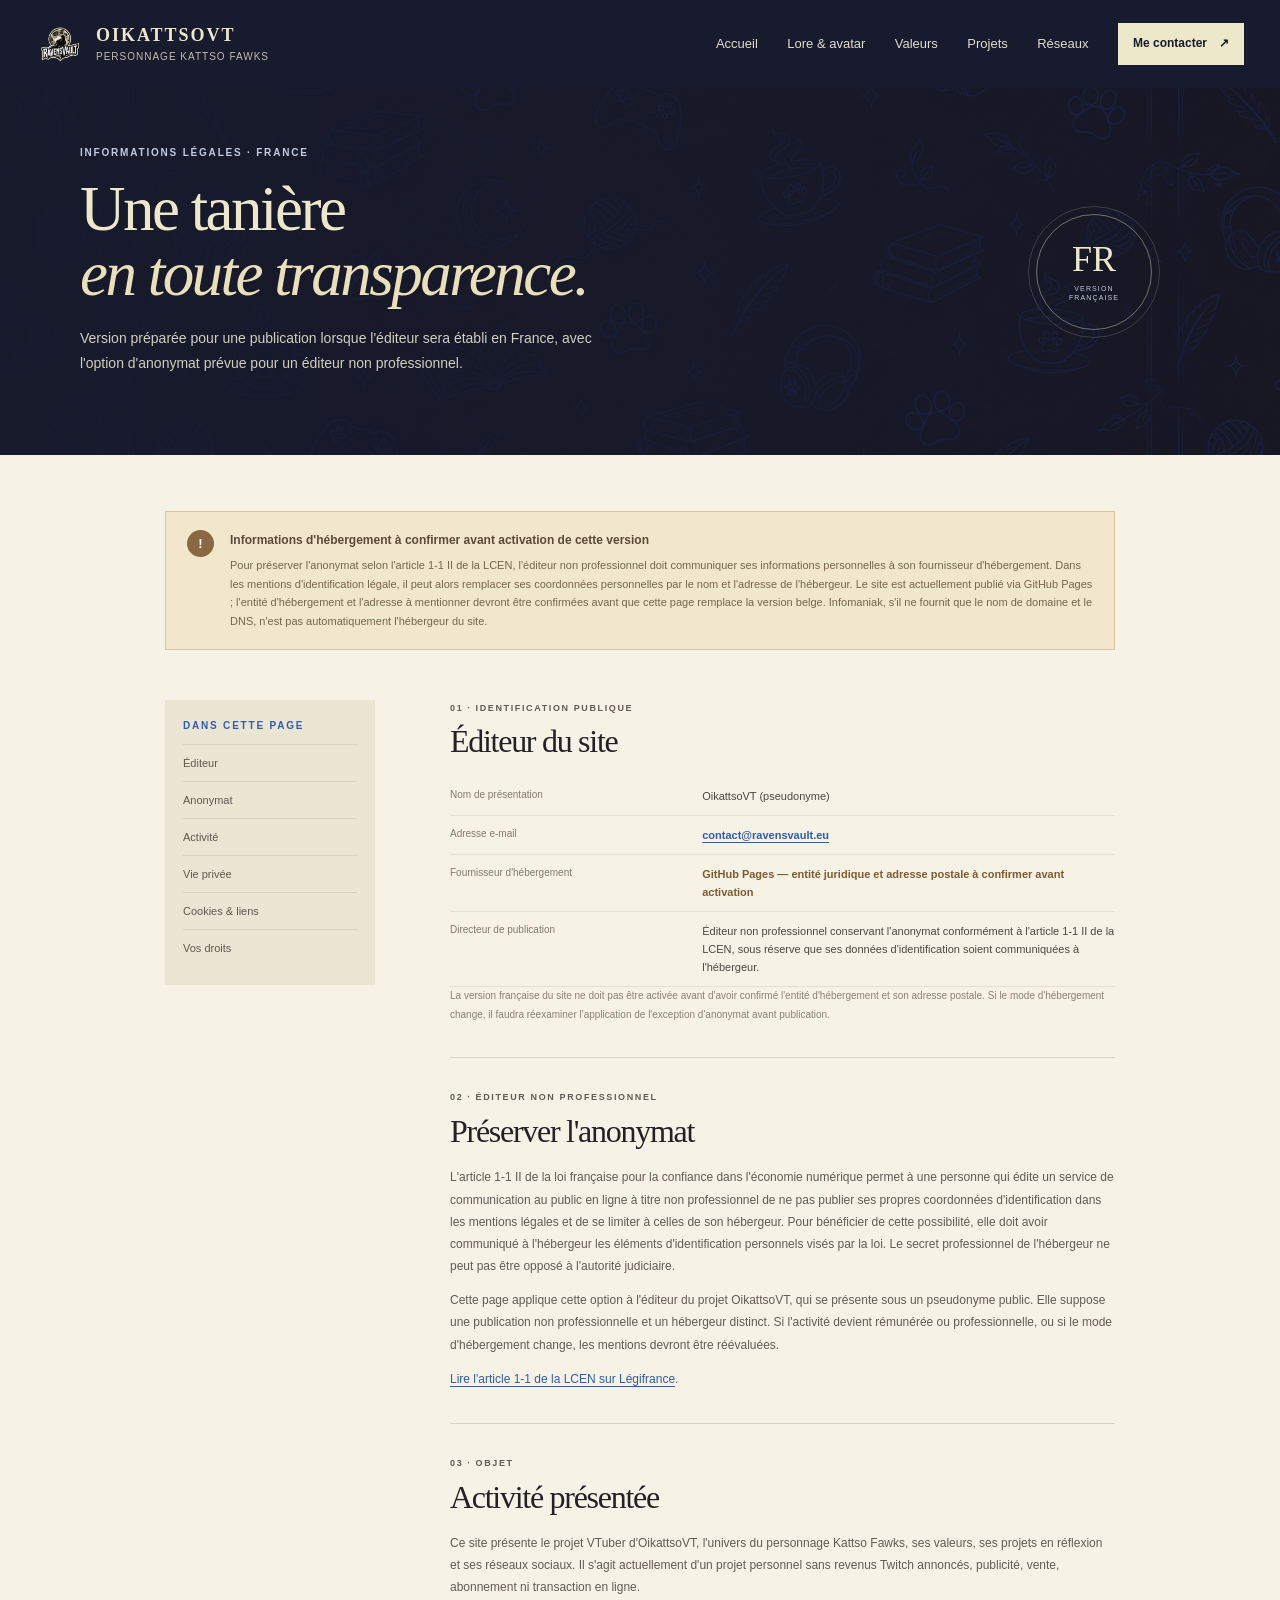
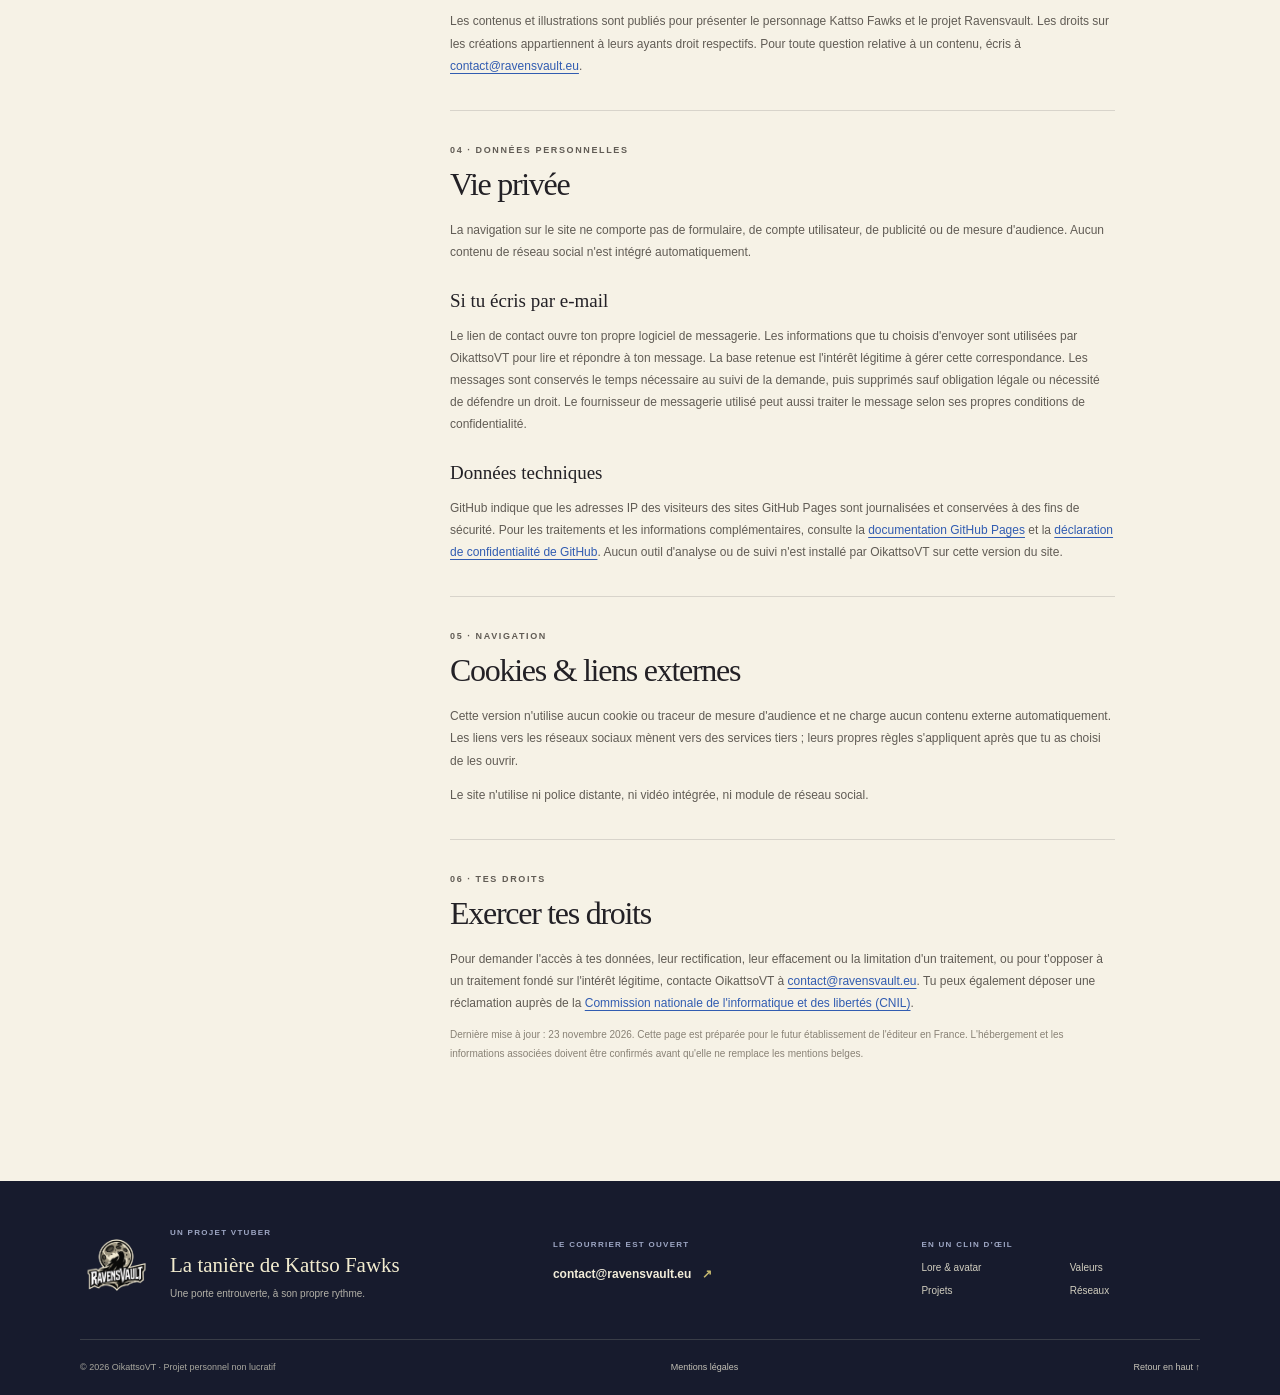
<file: mentions-france.html>
<!doctype html>
<html lang="fr">
<head>
  <meta charset="utf-8"><meta name="viewport" content="width=device-width, initial-scale=1"><meta name="theme-color" content="#171b2d">
  <meta name="description" content="Mentions légales et informations de confidentialité du site d'OikattsoVT pour une publication en France.">
  <title>Mentions légales — France — OikattsoVT</title><link rel="icon" href="assets/ravensvault-logo.png" type="image/png"><link rel="stylesheet" href="styles.css"><script src="app.js" defer></script>
</head>
<body data-page="legal-fr">
  <a class="skip-link" href="#contenu">Aller au contenu</a><header data-site-header></header>
  <main id="contenu">
    <section class="page-hero legal-hero"><div class="page-hero-pattern" aria-hidden="true"></div><div class="page-hero-copy"><p class="eyebrow eyebrow-light">Informations légales · France</p><h1>Une tanière<br><em>en toute transparence.</em></h1><p>Version préparée pour une publication lorsque l'éditeur sera établi en France, avec l'option d'anonymat prévue pour un éditeur non professionnel.</p></div><div class="legal-seal"><span>FR</span><small>VERSION<br>FRANÇAISE</small></div></section>
    <section class="legal-content section-wrap">
      <div class="legal-alert"><span class="alert-icon" aria-hidden="true">!</span><div><strong>Informations d'hébergement à confirmer avant activation de cette version</strong><p>Pour préserver l'anonymat selon l'article 1-1 II de la LCEN, l'éditeur non professionnel doit communiquer ses informations personnelles à son fournisseur d'hébergement. Dans les mentions d'identification légale, il peut alors remplacer ses coordonnées personnelles par le nom et l'adresse de l'hébergeur. Le site est actuellement publié via GitHub Pages ; l'entité d'hébergement et l'adresse à mentionner devront être confirmées avant que cette page remplace la version belge. Infomaniak, s'il ne fournit que le nom de domaine et le DNS, n'est pas automatiquement l'hébergeur du site.</p></div></div>
      <div class="legal-columns">
        <nav class="legal-toc" aria-label="Sommaire des mentions légales"><p class="eyebrow">Dans cette page</p><a href="#editeur">Éditeur</a><a href="#anonymat">Anonymat</a><a href="#activite">Activité</a><a href="#vie-privee">Vie privée</a><a href="#cookies">Cookies & liens</a><a href="#droits">Vos droits</a></nav>
        <div class="legal-article">
          <section class="legal-block" id="editeur"><p class="eyebrow">01 · Identification publique</p><h2>Éditeur du site</h2><dl class="legal-details"><div><dt>Nom de présentation</dt><dd>OikattsoVT (pseudonyme)</dd></div><div><dt>Adresse e-mail</dt><dd><a href="mailto:contact@ravensvault.eu">contact@ravensvault.eu</a></dd></div><div><dt>Fournisseur d'hébergement</dt><dd><strong class="to-complete">GitHub Pages — entité juridique et adresse postale à confirmer avant activation</strong></dd></div><div><dt>Directeur de publication</dt><dd>Éditeur non professionnel conservant l'anonymat conformément à l'article 1-1 II de la LCEN, sous réserve que ses données d'identification soient communiquées à l'hébergeur.</dd></div></dl><p class="legal-small">La version française du site ne doit pas être activée avant d'avoir confirmé l'entité d'hébergement et son adresse postale. Si le mode d'hébergement change, il faudra réexaminer l'application de l'exception d'anonymat avant publication.</p></section>
          <section class="legal-block" id="anonymat"><p class="eyebrow">02 · Éditeur non professionnel</p><h2>Préserver l'anonymat</h2><p>L'article 1-1 II de la loi française pour la confiance dans l'économie numérique permet à une personne qui édite un service de communication au public en ligne à titre non professionnel de ne pas publier ses propres coordonnées d'identification dans les mentions légales et de se limiter à celles de son hébergeur. Pour bénéficier de cette possibilité, elle doit avoir communiqué à l'hébergeur les éléments d'identification personnels visés par la loi. Le secret professionnel de l'hébergeur ne peut pas être opposé à l'autorité judiciaire.</p><p>Cette page applique cette option à l'éditeur du projet OikattsoVT, qui se présente sous un pseudonyme public. Elle suppose une publication non professionnelle et un hébergeur distinct. Si l'activité devient rémunérée ou professionnelle, ou si le mode d'hébergement change, les mentions devront être réévaluées.</p><p><a href="https://www.legifrance.gouv.fr/codes/article_lc/LEGIARTI000049568614/" target="_blank" rel="noopener noreferrer">Lire l'article 1-1 de la LCEN sur Légifrance</a>.</p></section>
          <section class="legal-block" id="activite"><p class="eyebrow">03 · Objet</p><h2>Activité présentée</h2><p>Ce site présente le projet VTuber d'OikattsoVT, l'univers du personnage Kattso Fawks, ses valeurs, ses projets en réflexion et ses réseaux sociaux. Il s'agit actuellement d'un projet personnel sans revenus Twitch annoncés, publicité, vente, abonnement ni transaction en ligne.</p><p>Les contenus et illustrations sont publiés pour présenter le personnage Kattso Fawks et le projet Ravensvault. Les droits sur les créations appartiennent à leurs ayants droit respectifs. Pour toute question relative à un contenu, écris à <a href="mailto:contact@ravensvault.eu">contact@ravensvault.eu</a>.</p></section>
          <section class="legal-block" id="vie-privee"><p class="eyebrow">04 · Données personnelles</p><h2>Vie privée</h2><p>La navigation sur le site ne comporte pas de formulaire, de compte utilisateur, de publicité ou de mesure d'audience. Aucun contenu de réseau social n'est intégré automatiquement.</p><h3>Si tu écris par e-mail</h3><p>Le lien de contact ouvre ton propre logiciel de messagerie. Les informations que tu choisis d'envoyer sont utilisées par OikattsoVT pour lire et répondre à ton message. La base retenue est l'intérêt légitime à gérer cette correspondance. Les messages sont conservés le temps nécessaire au suivi de la demande, puis supprimés sauf obligation légale ou nécessité de défendre un droit. Le fournisseur de messagerie utilisé peut aussi traiter le message selon ses propres conditions de confidentialité.</p><h3>Données techniques</h3><p>GitHub indique que les adresses IP des visiteurs des sites GitHub Pages sont journalisées et conservées à des fins de sécurité. Pour les traitements et les informations complémentaires, consulte la <a href="https://docs.github.com/en/pages/getting-started-with-github-pages/what-is-github-pages" target="_blank" rel="noopener noreferrer">documentation GitHub Pages</a> et la <a href="https://docs.github.com/en/site-policy/privacy-policies/github-general-privacy-statement" target="_blank" rel="noopener noreferrer">déclaration de confidentialité de GitHub</a>. Aucun outil d'analyse ou de suivi n'est installé par OikattsoVT sur cette version du site.</p></section>
          <section class="legal-block" id="cookies"><p class="eyebrow">05 · Navigation</p><h2>Cookies & liens externes</h2><p>Cette version n'utilise aucun cookie ou traceur de mesure d'audience et ne charge aucun contenu externe automatiquement. Les liens vers les réseaux sociaux mènent vers des services tiers ; leurs propres règles s'appliquent après que tu as choisi de les ouvrir.</p><p>Le site n'utilise ni police distante, ni vidéo intégrée, ni module de réseau social.</p></section>
          <section class="legal-block" id="droits"><p class="eyebrow">06 · Tes droits</p><h2>Exercer tes droits</h2><p>Pour demander l'accès à tes données, leur rectification, leur effacement ou la limitation d'un traitement, ou pour t'opposer à un traitement fondé sur l'intérêt légitime, contacte OikattsoVT à <a href="mailto:contact@ravensvault.eu">contact@ravensvault.eu</a>. Tu peux également déposer une réclamation auprès de la <a href="https://www.cnil.fr/fr" target="_blank" rel="noopener noreferrer">Commission nationale de l'informatique et des libertés (CNIL)</a>.</p><p class="legal-small">Dernière mise à jour : 23 novembre 2026. Cette page est préparée pour le futur établissement de l'éditeur en France. L'hébergement et les informations associées doivent être confirmés avant qu'elle ne remplace les mentions belges.</p></section>
        </div>
      </div>
    </section>
  </main><footer data-site-footer></footer>
</body>
</html>
</file>
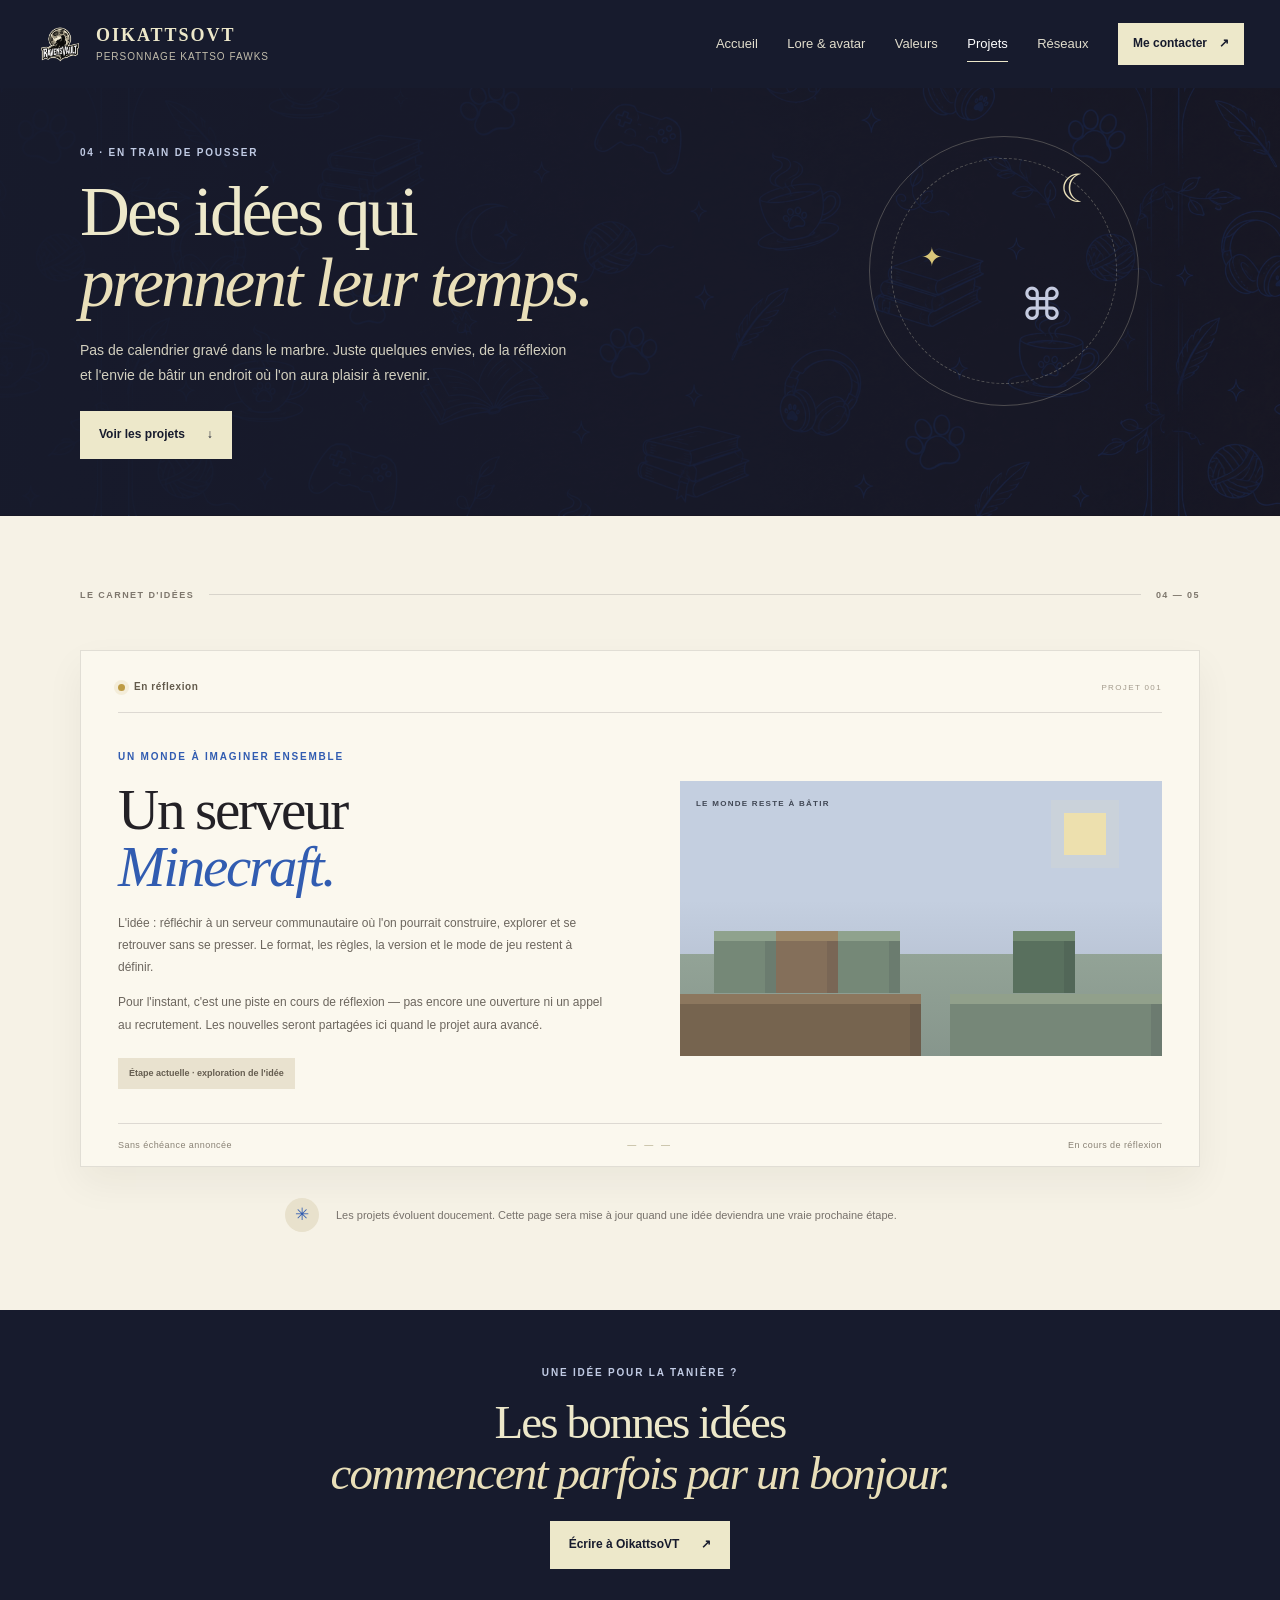
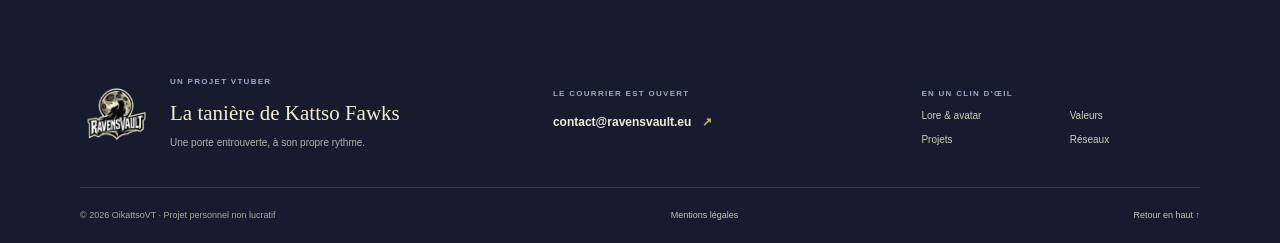
<file: projets.html>
<!doctype html>
<html lang="fr">
<head>
  <meta charset="utf-8"><meta name="viewport" content="width=device-width, initial-scale=1"><meta name="theme-color" content="#171b2d">
  <meta name="description" content="Les projets d'OikattsoVT, notamment une idée de serveur Minecraft encore en réflexion.">
  <title>Les projets — OikattsoVT</title><link rel="icon" href="assets/ravensvault-logo.png" type="image/png"><link rel="stylesheet" href="styles.css"><script src="app.js" defer></script>
</head>
<body data-page="projets">
  <a class="skip-link" href="#contenu">Aller au contenu</a><header data-site-header></header>
  <main id="contenu">
    <section class="page-hero page-hero-projects"><div class="page-hero-pattern" aria-hidden="true"></div><div class="page-hero-copy"><p class="eyebrow eyebrow-light">04 · En train de pousser</p><h1>Des idées qui<br><em>prennent leur temps.</em></h1><p>Pas de calendrier gravé dans le marbre. Juste quelques envies, de la réflexion et l'envie de bâtir un endroit où l'on aura plaisir à revenir.</p><a class="button button-cream" href="#projets-en-cours">Voir les projets <span aria-hidden="true">↓</span></a></div><div class="project-orbit" aria-hidden="true"><span class="orbit-ring"></span><span class="orbit-moon">☾</span><span class="orbit-star">✦</span><span class="orbit-paw">⌘</span></div></section>
    <section class="projects-section section-wrap" id="projets-en-cours">
      <div class="section-kicker"><span>LE CARNET D'IDÉES</span><span class="kicker-line"></span><span>04 — 05</span></div>
      <article class="project-card project-feature">
        <div class="project-topline"><span class="project-label"><span class="status-dot"></span> En réflexion</span><span class="project-number">PROJET 001</span></div>
        <div class="project-content"><div class="project-copy"><p class="eyebrow">Un monde à imaginer ensemble</p><h2>Un serveur<br><em>Minecraft.</em></h2><p>L'idée : réfléchir à un serveur communautaire où l'on pourrait construire, explorer et se retrouver sans se presser. Le format, les règles, la version et le mode de jeu restent à définir.</p><p>Pour l'instant, c'est une piste en cours de réflexion — pas encore une ouverture ni un appel au recrutement. Les nouvelles seront partagées ici quand le projet aura avancé.</p><span class="project-chip">Étape actuelle · exploration de l'idée</span></div><div class="project-visual" aria-hidden="true"><div class="pixel-sun"></div><div class="pixel-land"><span class="block block-a"></span><span class="block block-b"></span><span class="block block-c"></span><span class="block block-d"></span><span class="block block-e"></span><span class="block block-f"></span></div><span class="visual-caption">LE MONDE RESTE À BÂTIR</span></div></div>
        <div class="project-bottom"><span>Sans échéance annoncée</span><span class="bottom-dashes" aria-hidden="true">— — —</span><span>En cours de réflexion</span></div>
      </article>
      <div class="projects-note"><span class="note-symbol" aria-hidden="true">✳</span><p>Les projets évoluent doucement. Cette page sera mise à jour quand une idée deviendra une vraie prochaine étape.</p></div>
    </section>
    <section class="project-contact"><div class="section-wrap project-contact-inner"><p class="eyebrow eyebrow-light">Une idée pour la tanière ?</p><h2>Les bonnes idées<br><em>commencent parfois par un bonjour.</em></h2><a class="button button-cream" href="mailto:contact@ravensvault.eu">Écrire à OikattsoVT <span aria-hidden="true">↗</span></a></div></section>
  </main><footer data-site-footer></footer>
</body>
</html>
</file>
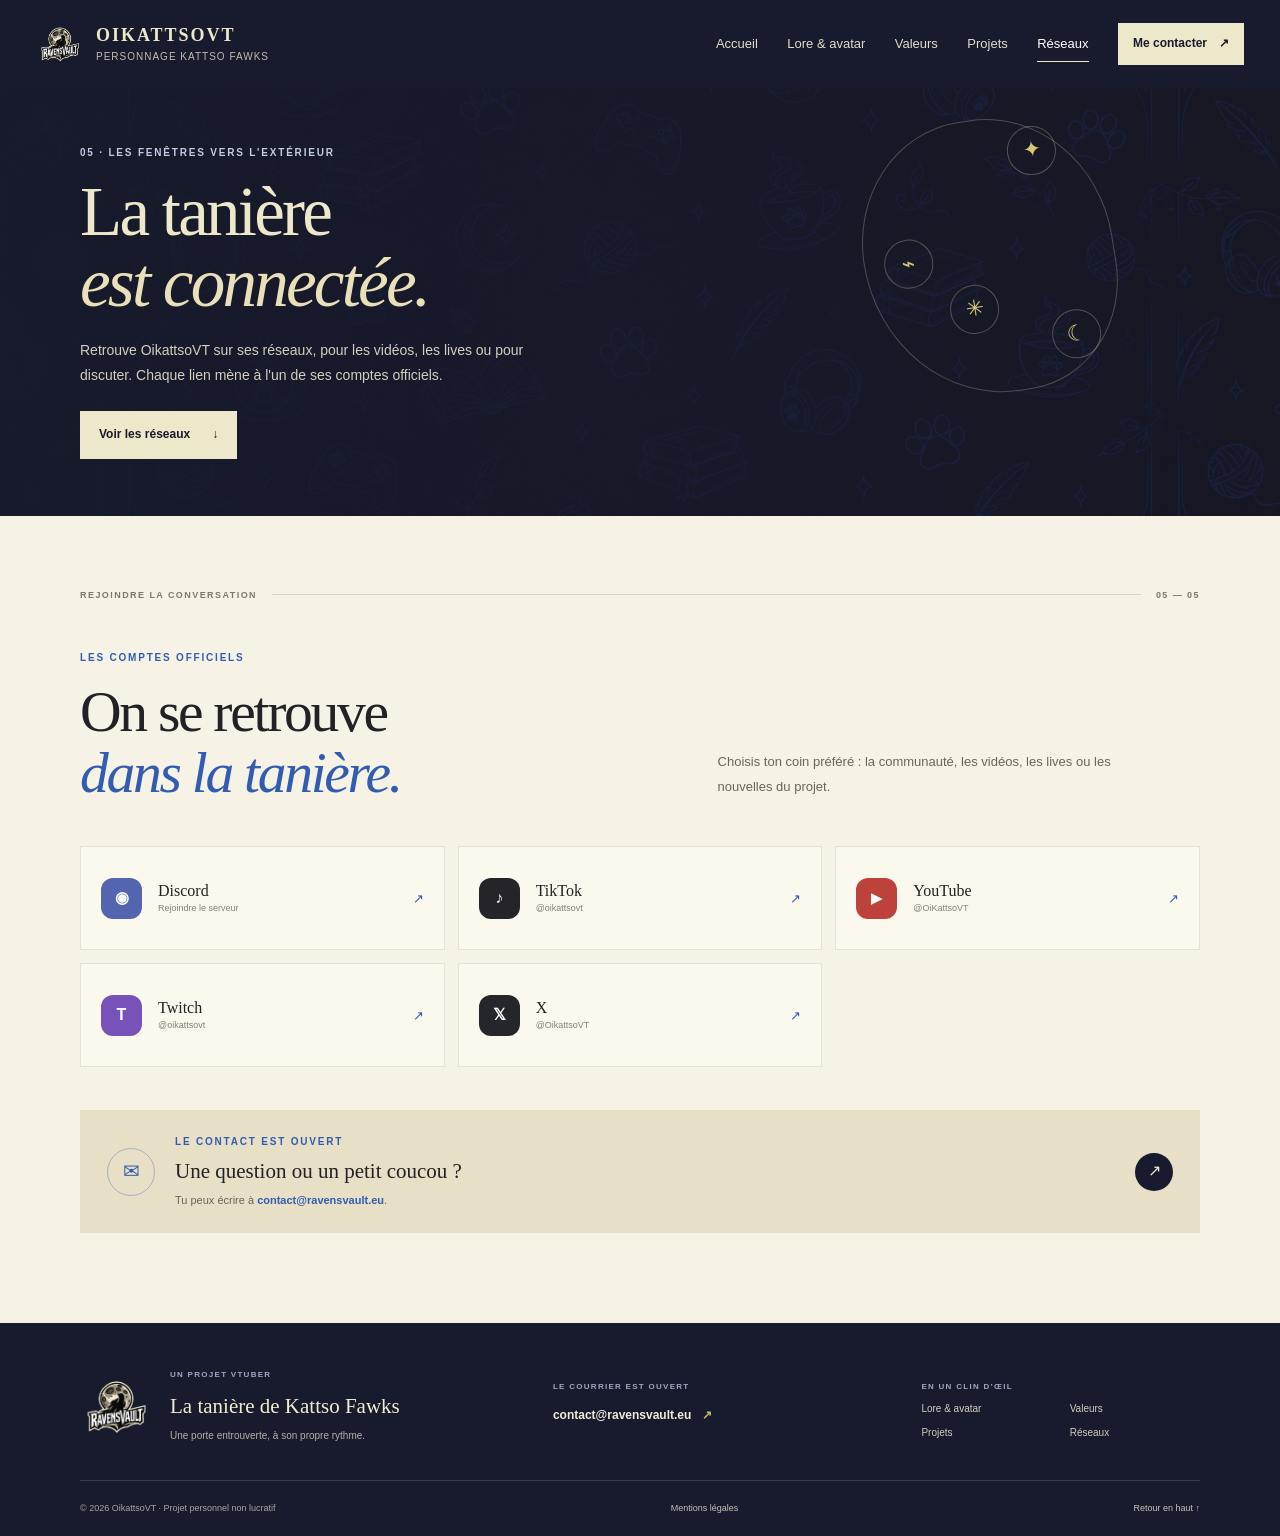
<file: reseaux.html>
<!doctype html>
<html lang="fr">
<head>
  <meta charset="utf-8"><meta name="viewport" content="width=device-width, initial-scale=1"><meta name="theme-color" content="#171b2d">
  <meta name="description" content="Retrouve OikattsoVT sur Discord, TikTok, YouTube, Twitch et X.">
  <title>Les réseaux — OikattsoVT</title><link rel="icon" href="assets/ravensvault-logo.png" type="image/png"><link rel="stylesheet" href="styles.css"><script src="app.js" defer></script>
</head>
<body data-page="reseaux">
  <a class="skip-link" href="#contenu">Aller au contenu</a><header data-site-header></header>
  <main id="contenu">
    <section class="page-hero page-hero-social"><div class="page-hero-pattern" aria-hidden="true"></div><div class="page-hero-copy"><p class="eyebrow eyebrow-light">05 · Les fenêtres vers l'extérieur</p><h1>La tanière<br><em>est connectée.</em></h1><p>Retrouve OikattsoVT sur ses réseaux, pour les vidéos, les lives ou pour discuter. Chaque lien mène à l'un de ses comptes officiels.</p><a class="button button-cream" href="#les-reseaux">Voir les réseaux <span aria-hidden="true">↓</span></a></div><div class="social-doodle" aria-hidden="true"><span>✦</span><span>⌁</span><span>☾</span><span>✳</span></div></section>
    <section class="social-section section-wrap" id="les-reseaux">
      <div class="section-kicker"><span>REJOINDRE LA CONVERSATION</span><span class="kicker-line"></span><span>05 — 05</span></div>
      <div class="social-intro"><div><p class="eyebrow">Les comptes officiels</p><h2>On se retrouve<br><em>dans la tanière.</em></h2></div><p>Choisis ton coin préféré : la communauté, les vidéos, les lives ou les nouvelles du projet.</p></div>
      <div class="social-grid" data-social-links></div>
      <div class="email-panel"><div class="email-icon" aria-hidden="true">✉</div><div><p class="eyebrow">Le contact est ouvert</p><h3>Une question ou un petit coucou ?</h3><p>Tu peux écrire à <a href="mailto:contact@ravensvault.eu">contact@ravensvault.eu</a>.</p></div><a class="round-arrow" href="mailto:contact@ravensvault.eu" aria-label="Envoyer un e-mail à OikattsoVT">↗</a></div>
    </section>
  </main><footer data-site-footer></footer>
</body>
</html>
</file>
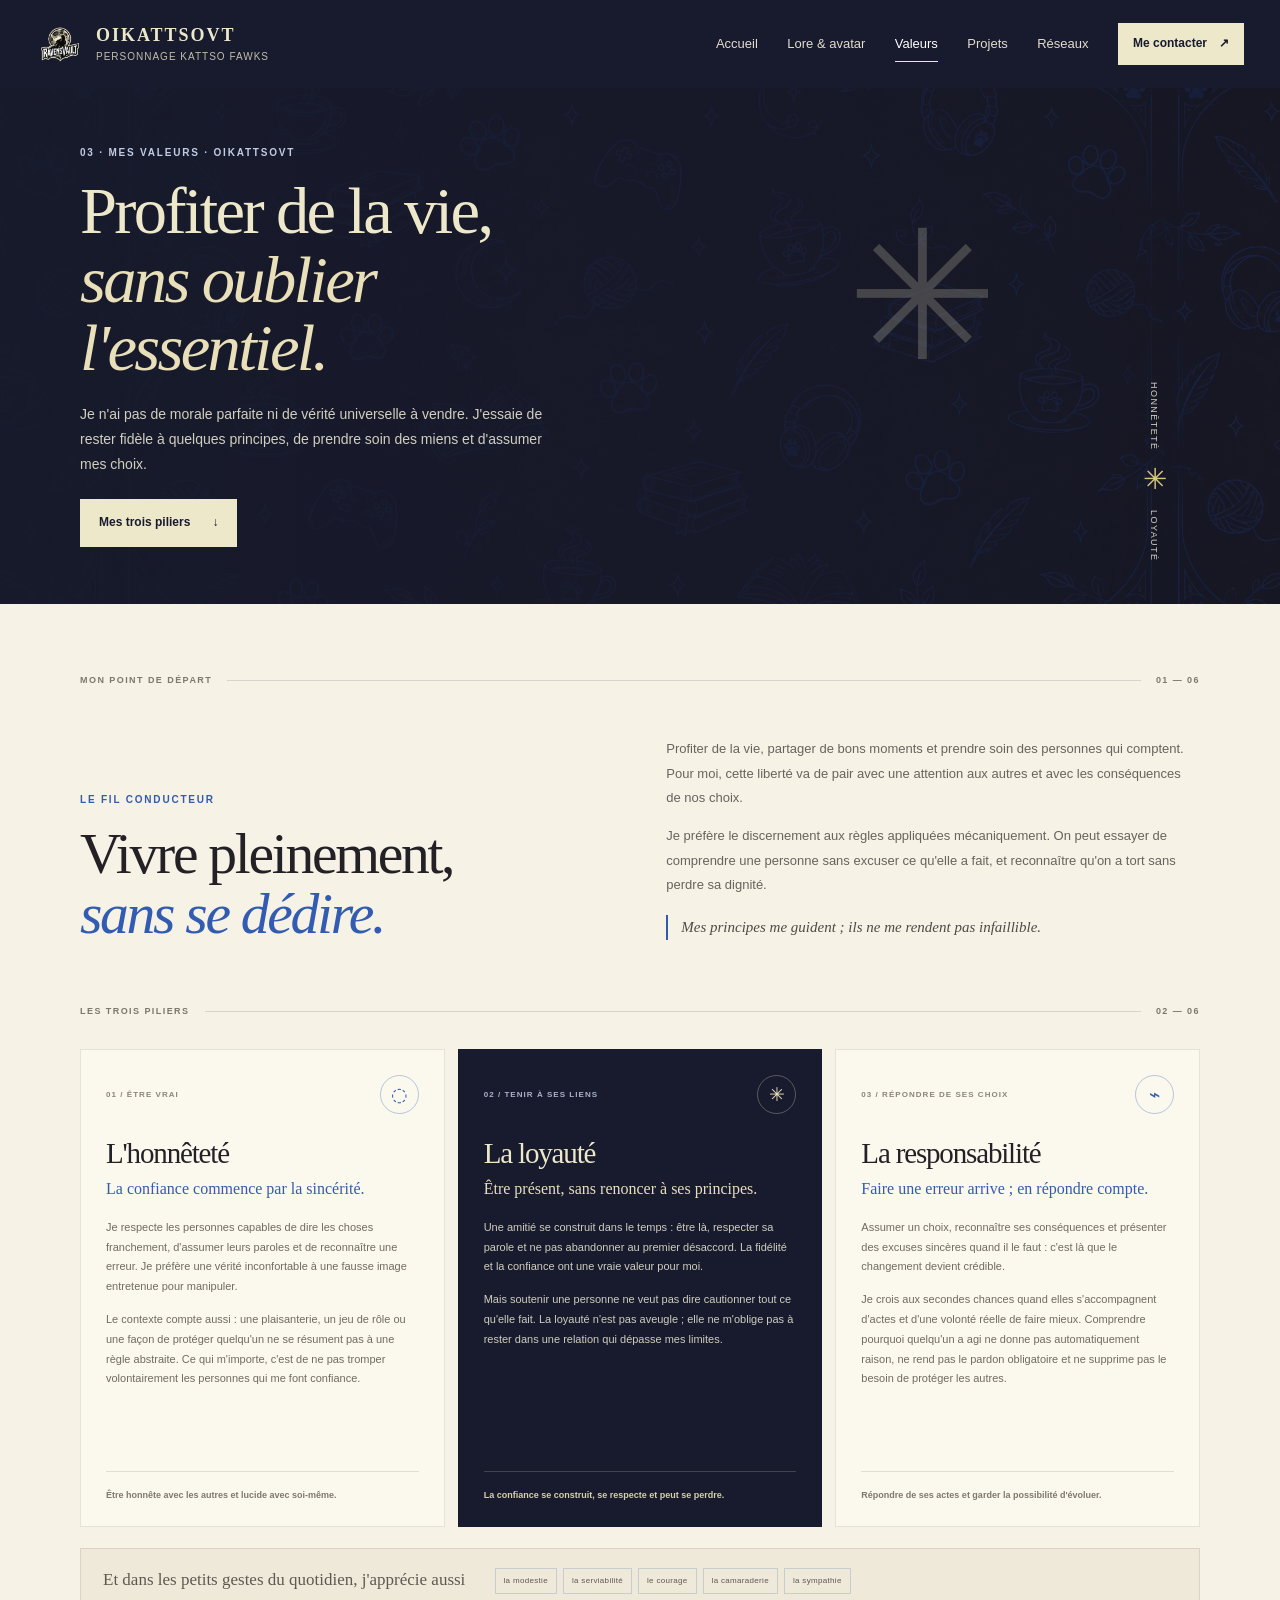
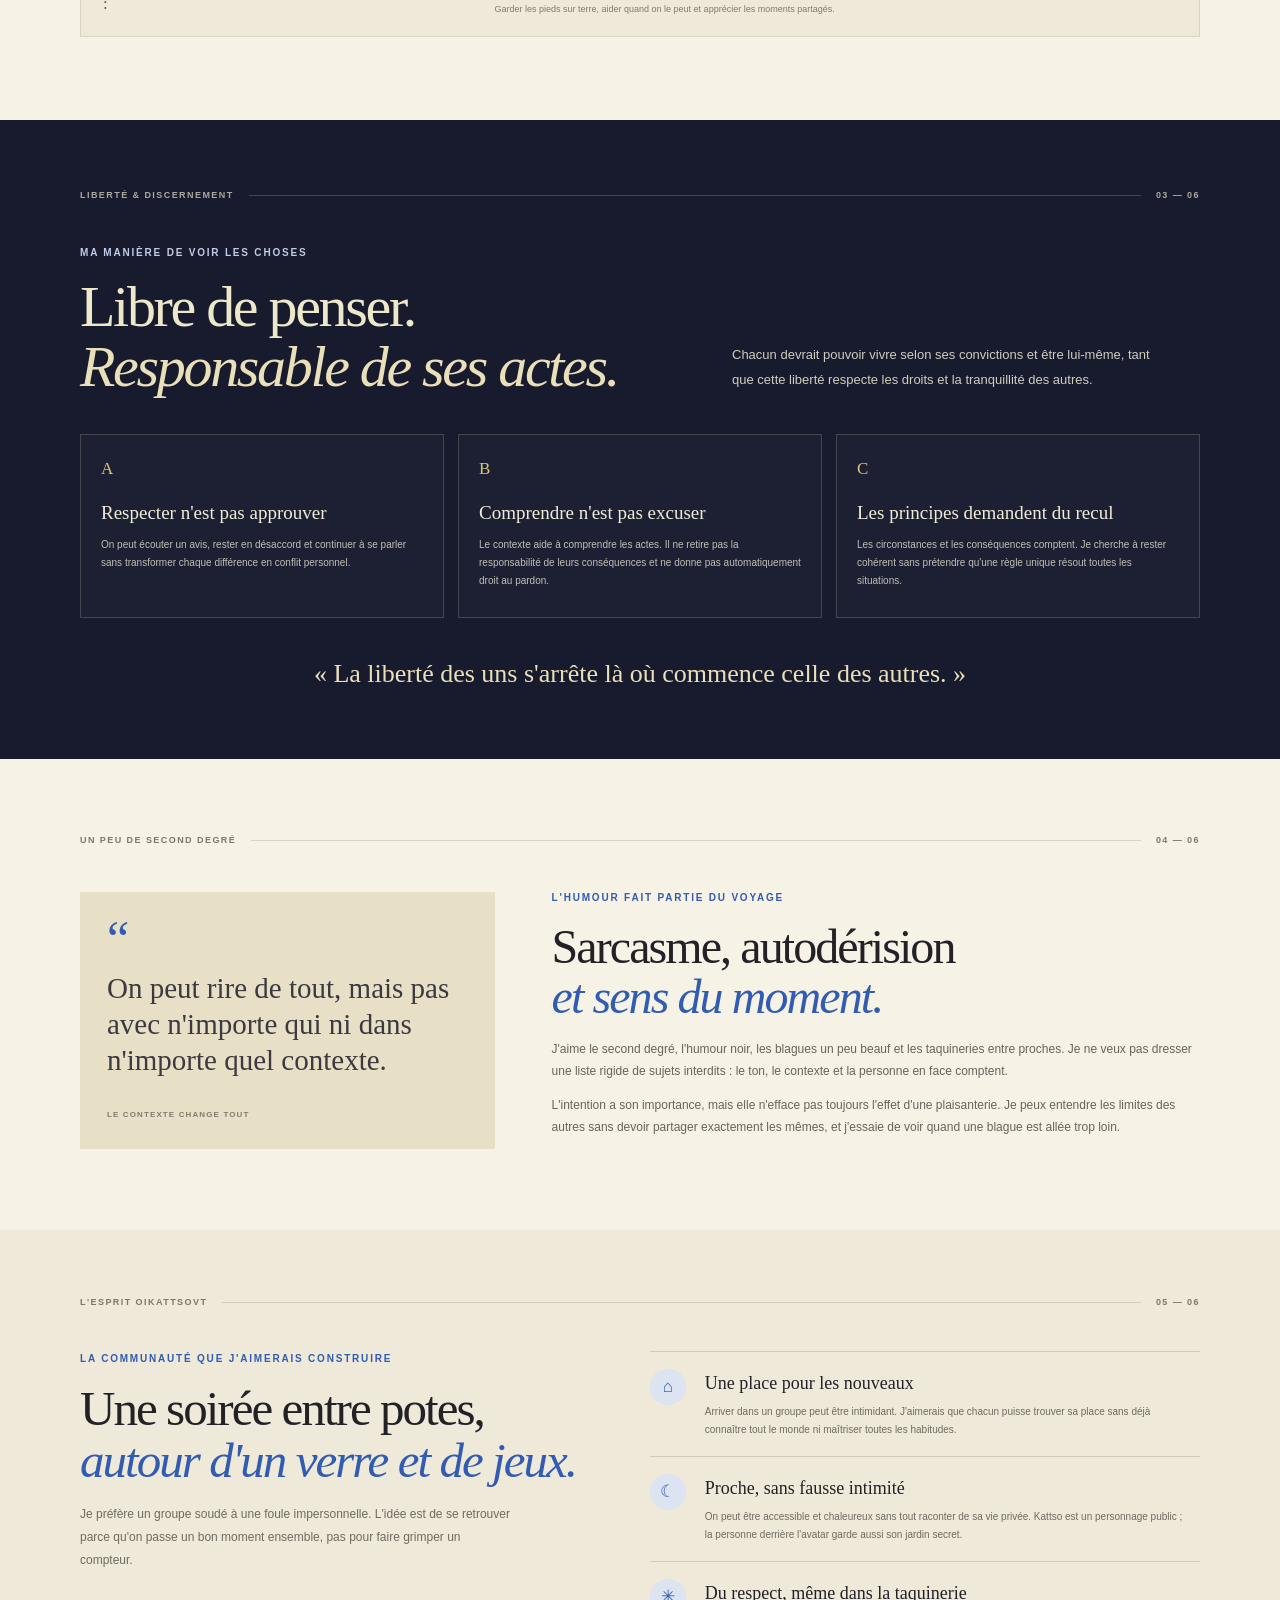
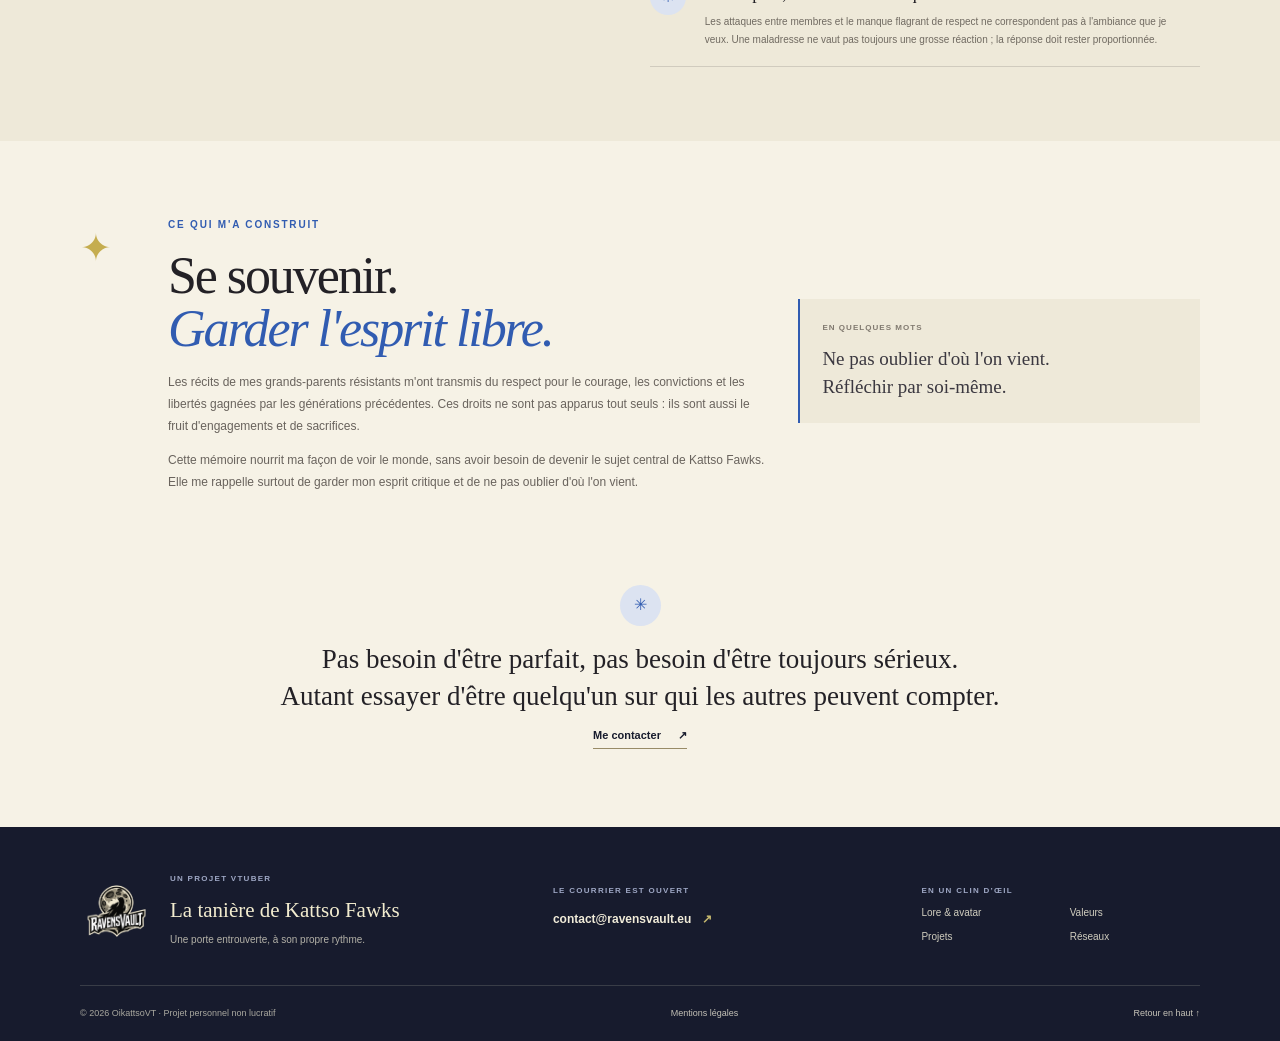
<file: valeurs.html>
<!doctype html>
<html lang="fr">
<head>
  <meta charset="utf-8"><meta name="viewport" content="width=device-width, initial-scale=1"><meta name="theme-color" content="#171b2d">
  <meta name="description" content="Les valeurs personnelles d'OikattsoVT : l'honnêteté, la loyauté, la responsabilité, le respect et les bons moments partagés.">
  <title>Mes valeurs — OikattsoVT</title><link rel="icon" href="assets/ravensvault-logo.png" type="image/png"><link rel="stylesheet" href="styles.css"><script src="app.js" defer></script>
</head>
<body data-page="valeurs">
  <a class="skip-link" href="#contenu">Aller au contenu</a><header data-site-header></header>
  <main id="contenu">
    <section class="page-hero page-hero-values">
      <div class="page-hero-pattern" aria-hidden="true"></div><div class="values-spark" aria-hidden="true">✳</div>
      <div class="page-hero-copy"><p class="eyebrow eyebrow-light">03 · Mes valeurs · OikattsoVT</p><h1>Profiter de la vie,<br><em>sans oublier<br>l'essentiel.</em></h1><p>Je n'ai pas de morale parfaite ni de vérité universelle à vendre. J'essaie de rester fidèle à quelques principes, de prendre soin des miens et d'assumer mes choix.</p><a class="button button-cream" href="#mes-piliers">Mes trois piliers <span aria-hidden="true">↓</span></a></div>
      <div class="values-stamp"><span>HONNÊTETÉ</span><span class="stamp-star" aria-hidden="true">✳</span><span>LOYAUTÉ</span></div>
    </section>

    <section class="values-intro section-wrap">
      <div class="section-kicker"><span>MON POINT DE DÉPART</span><span class="kicker-line"></span><span>01 — 06</span></div>
      <div class="values-lead values-lead-philosophy">
        <div><p class="eyebrow">Le fil conducteur</p><h2>Vivre pleinement,<br><em>sans se dédire.</em></h2></div>
        <div class="philosophy-copy"><p>Profiter de la vie, partager de bons moments et prendre soin des personnes qui comptent. Pour moi, cette liberté va de pair avec une attention aux autres et avec les conséquences de nos choix.</p><p>Je préfère le discernement aux règles appliquées mécaniquement. On peut essayer de comprendre une personne sans excuser ce qu'elle a fait, et reconnaître qu'on a tort sans perdre sa dignité.</p><span class="philosophy-signature">Mes principes me guident ; ils ne me rendent pas infaillible.</span></div>
      </div>
    </section>

    <section class="pillars-section section-wrap" id="mes-piliers">
      <div class="section-kicker"><span>LES TROIS PILIERS</span><span class="kicker-line"></span><span>02 — 06</span></div>
      <div class="principle-grid">
        <article class="principle-card"><div class="principle-top"><span class="principle-index">01 / ÊTRE VRAI</span><span class="principle-symbol" aria-hidden="true">◌</span></div><h2>L'honnêteté</h2><p class="principle-lead">La confiance commence par la sincérité.</p><p>Je respecte les personnes capables de dire les choses franchement, d'assumer leurs paroles et de reconnaître une erreur. Je préfère une vérité inconfortable à une fausse image entretenue pour manipuler.</p><p>Le contexte compte aussi : une plaisanterie, un jeu de rôle ou une façon de protéger quelqu'un ne se résument pas à une règle abstraite. Ce qui m'importe, c'est de ne pas tromper volontairement les personnes qui me font confiance.</p><span class="principle-end">Être honnête avec les autres et lucide avec soi-même.</span></article>
        <article class="principle-card principle-card-featured"><div class="principle-top"><span class="principle-index">02 / TENIR À SES LIENS</span><span class="principle-symbol" aria-hidden="true">✳</span></div><h2>La loyauté</h2><p class="principle-lead">Être présent, sans renoncer à ses principes.</p><p>Une amitié se construit dans le temps : être là, respecter sa parole et ne pas abandonner au premier désaccord. La fidélité et la confiance ont une vraie valeur pour moi.</p><p>Mais soutenir une personne ne veut pas dire cautionner tout ce qu'elle fait. La loyauté n'est pas aveugle ; elle ne m'oblige pas à rester dans une relation qui dépasse mes limites.</p><span class="principle-end">La confiance se construit, se respecte et peut se perdre.</span></article>
        <article class="principle-card"><div class="principle-top"><span class="principle-index">03 / RÉPONDRE DE SES CHOIX</span><span class="principle-symbol" aria-hidden="true">⌁</span></div><h2>La responsabilité</h2><p class="principle-lead">Faire une erreur arrive ; en répondre compte.</p><p>Assumer un choix, reconnaître ses conséquences et présenter des excuses sincères quand il le faut : c'est là que le changement devient crédible.</p><p>Je crois aux secondes chances quand elles s'accompagnent d'actes et d'une volonté réelle de faire mieux. Comprendre pourquoi quelqu'un a agi ne donne pas automatiquement raison, ne rend pas le pardon obligatoire et ne supprime pas le besoin de protéger les autres.</p><span class="principle-end">Répondre de ses actes et garder la possibilité d'évoluer.</span></article>
      </div>
      <div class="supporting-values"><p>Et dans les petits gestes du quotidien, j'apprécie aussi :</p><div><span>la modestie</span><span>la serviabilité</span><span>le courage</span><span>la camaraderie</span><span>la sympathie</span></div><small>Garder les pieds sur terre, aider quand on le peut et apprécier les moments partagés.</small></div>
    </section>

    <section class="worldview-section">
      <div class="section-wrap">
        <div class="section-kicker section-kicker-light"><span>LIBERTÉ & DISCERNEMENT</span><span class="kicker-line"></span><span>03 — 06</span></div>
        <div class="worldview-heading"><div><p class="eyebrow eyebrow-light">Ma manière de voir les choses</p><h2>Libre de penser.<br><em>Responsable de ses actes.</em></h2></div><p>Chacun devrait pouvoir vivre selon ses convictions et être lui-même, tant que cette liberté respecte les droits et la tranquillité des autres.</p></div>
        <div class="discernment-grid">
          <article><span class="discernment-number">A</span><h3>Respecter n'est pas approuver</h3><p>On peut écouter un avis, rester en désaccord et continuer à se parler sans transformer chaque différence en conflit personnel.</p></article>
          <article><span class="discernment-number">B</span><h3>Comprendre n'est pas excuser</h3><p>Le contexte aide à comprendre les actes. Il ne retire pas la responsabilité de leurs conséquences et ne donne pas automatiquement droit au pardon.</p></article>
          <article><span class="discernment-number">C</span><h3>Les principes demandent du recul</h3><p>Les circonstances et les conséquences comptent. Je cherche à rester cohérent sans prétendre qu'une règle unique résout toutes les situations.</p></article>
        </div>
        <p class="worldview-quote">« La liberté des uns s'arrête là où commence celle des autres. »</p>
      </div>
    </section>

    <section class="humour-section section-wrap">
      <div class="section-kicker"><span>UN PEU DE SECOND DEGRÉ</span><span class="kicker-line"></span><span>04 — 06</span></div>
      <div class="humour-grid">
        <div class="humour-quote"><span aria-hidden="true">“</span><blockquote>On peut rire de tout, mais pas avec n'importe qui ni dans n'importe quel contexte.</blockquote><small>LE CONTEXTE CHANGE TOUT</small></div>
        <div class="humour-copy"><p class="eyebrow">L'humour fait partie du voyage</p><h2>Sarcasme, autodérision<br><em>et sens du moment.</em></h2><p>J'aime le second degré, l'humour noir, les blagues un peu beauf et les taquineries entre proches. Je ne veux pas dresser une liste rigide de sujets interdits : le ton, le contexte et la personne en face comptent.</p><p>L'intention a son importance, mais elle n'efface pas toujours l'effet d'une plaisanterie. Je peux entendre les limites des autres sans devoir partager exactement les mêmes, et j'essaie de voir quand une blague est allée trop loin.</p></div>
      </div>
    </section>

    <section class="community-section">
      <div class="section-wrap">
        <div class="section-kicker"><span>L'ESPRIT OIKATTSOVT</span><span class="kicker-line"></span><span>05 — 06</span></div>
        <div class="community-layout">
          <div class="community-heading"><p class="eyebrow">La communauté que j'aimerais construire</p><h2>Une soirée entre potes,<br><em>autour d'un verre et de jeux.</em></h2><p>Je préfère un groupe soudé à une foule impersonnelle. L'idée est de se retrouver parce qu'on passe un bon moment ensemble, pas pour faire grimper un compteur.</p></div>
          <div class="community-details">
            <article><span class="community-icon" aria-hidden="true">⌂</span><div><h3>Une place pour les nouveaux</h3><p>Arriver dans un groupe peut être intimidant. J'aimerais que chacun puisse trouver sa place sans déjà connaître tout le monde ni maîtriser toutes les habitudes.</p></div></article>
            <article><span class="community-icon" aria-hidden="true">☾</span><div><h3>Proche, sans fausse intimité</h3><p>On peut être accessible et chaleureux sans tout raconter de sa vie privée. Kattso est un personnage public ; la personne derrière l'avatar garde aussi son jardin secret.</p></div></article>
            <article><span class="community-icon" aria-hidden="true">✳</span><div><h3>Du respect, même dans la taquinerie</h3><p>Les attaques entre membres et le manque flagrant de respect ne correspondent pas à l'ambiance que je veux. Une maladresse ne vaut pas toujours une grosse réaction ; la réponse doit rester proportionnée.</p></div></article>
          </div>
        </div>
      </div>
    </section>

    <section class="memory-section section-wrap">
      <div class="memory-mark" aria-hidden="true">✦</div>
      <div class="memory-copy"><p class="eyebrow">Ce qui m'a construit</p><h2>Se souvenir.<br><em>Garder l'esprit libre.</em></h2><p>Les récits de mes grands-parents résistants m'ont transmis du respect pour le courage, les convictions et les libertés gagnées par les générations précédentes. Ces droits ne sont pas apparus tout seuls : ils sont aussi le fruit d'engagements et de sacrifices.</p><p>Cette mémoire nourrit ma façon de voir le monde, sans avoir besoin de devenir le sujet central de Kattso Fawks. Elle me rappelle surtout de garder mon esprit critique et de ne pas oublier d'où l'on vient.</p></div>
      <aside class="memory-note"><span>EN QUELQUES MOTS</span><strong>Ne pas oublier d'où l'on vient.<br>Réfléchir par soi-même.</strong></aside>
    </section>

    <section class="values-outro section-wrap values-outro-detailed"><span class="outro-paw" aria-hidden="true">✳</span><p>Pas besoin d'être parfait, pas besoin d'être toujours sérieux.<br><strong>Autant essayer d'être quelqu'un sur qui les autres peuvent compter.</strong></p><a class="underlined-link" href="mailto:contact@ravensvault.eu">Me contacter <span aria-hidden="true">↗</span></a></section>
  </main><footer data-site-footer></footer>
</body>
</html>
</file>
<file: styles.css>
@charset "UTF-8";
:root {
  color-scheme: light;
  --ink: #232126;
  --muted: #77716b;
  --cream: #ede8ca;
  --paper: #f6f2e6;
  --paper-deep: #e7dfc6;
  --navy: #171b2d;
  --blue: #315cb1;
  --blue-soft: #dce3f1;
  --brown: #76513f;
  --line: rgba(35, 33, 38, .14);
  --serif: Georgia, "Times New Roman", serif;
  --sans: "Segoe UI", "Helvetica Neue", Arial, sans-serif;
}
* { box-sizing: border-box; }
html { scroll-behavior: smooth; scroll-padding-top: 100px; }
body { margin: 0; background: var(--paper); color: var(--ink); font-family: var(--sans); font-size: 16px; line-height: 1.65; -webkit-font-smoothing: antialiased; }
img { display: block; max-width: 100%; }
a { color: inherit; }
button, a { -webkit-tap-highlight-color: transparent; }
::selection { background: #c7d3ed; color: var(--navy); }
.skip-link, .visually-hidden { position: absolute; width: 1px; height: 1px; padding: 0; margin: -1px; overflow: hidden; clip: rect(0,0,0,0); white-space: nowrap; border: 0; }
.skip-link:focus { z-index: 100; width: auto; height: auto; clip: auto; margin: 10px; padding: 10px 16px; background: var(--cream); color: var(--navy); }
.site-header { position: relative; z-index: 10; background: var(--navy); color: var(--cream); }
.header-inner { width: min(1280px, calc(100% - 72px)); min-height: 88px; margin: 0 auto; display: flex; align-items: center; justify-content: space-between; gap: 36px; }
.brand { display: inline-flex; align-items: center; gap: 12px; color: inherit; text-decoration: none; min-width: 190px; }
.brand img { width: 48px; height: 48px; object-fit: contain; }
.brand-type { display: flex; flex-direction: column; line-height: 1.15; }
.brand-type strong { font-family: var(--serif); font-size: 18px; letter-spacing: .11em; font-weight: 700; }
.brand-type small { margin-top: 5px; color: #c2bdac; font-size: 10px; letter-spacing: .1em; text-transform: uppercase; }
.site-nav { display: flex; align-items: center; gap: clamp(17px, 2.3vw, 34px); }
.nav-link { position: relative; color: #e1ddcc; font-size: 13px; text-decoration: none; transition: color .2s ease; }
.nav-link::after { position: absolute; content: ""; height: 1px; left: 0; bottom: -7px; width: 0; background: var(--cream); transition: width .2s ease; }
.nav-link:hover, .nav-link.is-current { color: #fff; }
.nav-link:hover::after, .nav-link.is-current::after { width: 100%; }
.nav-contact { display: inline-flex; gap: 12px; align-items: center; padding: 11px 15px; color: var(--navy); background: var(--cream); font-weight: 650; font-size: 12px; text-decoration: none; transition: background .2s ease, transform .2s ease; }
.nav-contact:hover { background: white; transform: translateY(-2px); }
.menu-toggle { display: none; }
.home-hero { position: relative; isolation: isolate; display: grid; grid-template-columns: 1fr 1fr; min-height: 580px; overflow: hidden; padding: 65px max(36px, calc((100vw - 1190px) / 2)) 54px; background: var(--navy); color: var(--cream); }
.hero-pattern, .page-hero-pattern { position: absolute; z-index: -1; inset: 0; background-image: linear-gradient(90deg, rgba(23,27,45,.88) 0%, rgba(23,27,45,.68) 52%, rgba(23,27,45,.86) 100%), url("assets/kattso-pattern.png"); background-size: cover, 1050px auto; background-position: center, center 40%; opacity: .82; }
.hero-copy { z-index: 1; align-self: center; padding-bottom: 15px; }
.eyebrow { margin: 0 0 17px; color: var(--blue); font-size: 10px; font-weight: 750; letter-spacing: .18em; line-height: 1.5; text-transform: uppercase; }
.eyebrow-light { color: #c1cbe4; }
.eyebrow-dot { display: inline-block; width: 7px; height: 7px; margin-right: 8px; border-radius: 50%; background: #d7c879; box-shadow: 0 0 0 4px rgba(215,200,121,.16); vertical-align: 1px; }
h1, h2, h3, p { margin-top: 0; }
h1, h2 { font-family: var(--serif); font-weight: 400; letter-spacing: -.04em; }
h1 em, h2 em { color: var(--blue); font-weight: 400; }
.home-hero h1, .page-hero h1 { margin: 0; font-size: clamp(49px, 6.1vw, 83px); line-height: 1.03; }
.home-hero h1 em, .page-hero h1 em { color: #e9dfb9; }
.hero-lead { max-width: 460px; margin: 23px 0 26px; color: #dedbcf; font-size: 16px; line-height: 1.75; }
.hero-actions { display: flex; flex-wrap: wrap; align-items: center; gap: 25px; }
.button { display: inline-flex; align-items: center; justify-content: center; gap: 22px; min-height: 48px; padding: 12px 19px; text-decoration: none; font-size: 12px; font-weight: 700; transition: transform .2s ease, background .2s ease, box-shadow .2s ease; }
.button:hover { transform: translateY(-2px); box-shadow: 0 8px 24px rgba(20,20,30,.16); }
.button-cream { background: var(--cream); color: var(--navy); }
.button-cream:hover { background: #fff9e3; }
.button-navy { background: var(--navy); color: var(--cream); }
.text-link { font-size: 12px; font-weight: 650; text-decoration: none; }
.text-link span { margin-left: 7px; }
.text-link-light { color: var(--cream); }
.hero-note { display: flex; align-items: center; gap: 11px; max-width: 350px; margin-top: 44px; color: #c3bfaf; font-size: 11px; line-height: 1.5; }
.note-star { color: #d9c679; font-size: 18px; }
.hero-art { position: relative; align-self: end; justify-self: center; width: min(100%, 530px); height: 495px; display: flex; justify-content: center; align-items: end; }
.hero-art > img { position: relative; z-index: 1; width: min(100%, 470px); max-height: 510px; object-fit: contain; object-position: center bottom; filter: drop-shadow(0 14px 25px rgba(3,5,12,.25)); }
.art-halo { position: absolute; width: 390px; height: 390px; bottom: 35px; border: 1px solid rgba(237,232,202,.24); border-radius: 50%; box-shadow: 0 0 0 22px rgba(237,232,202,.035), 0 0 0 54px rgba(237,232,202,.025); }
.art-caption { position: absolute; z-index: 2; right: 0; bottom: 84px; display: flex; align-items: center; gap: 10px; padding: 11px 14px; background: rgba(237,232,202,.94); color: var(--navy); font-size: 9px; line-height: 1.5; text-transform: uppercase; letter-spacing: .06em; }
.art-caption strong { font-size: 9px; }
.caption-mark { color: var(--blue); font-size: 18px; }
.hero-index { position: absolute; bottom: 22px; right: max(36px, calc((100vw - 1190px) / 2)); color: #e9dfb9; font-family: var(--serif); font-size: 13px; letter-spacing: .12em; }
.hero-index span { padding: 0 5px; color: #75778b; }
.section-wrap { width: min(1120px, calc(100% - 72px)); margin-right: auto; margin-left: auto; }
.welcome-section { padding-top: 80px; padding-bottom: 90px; }
.section-kicker { display: flex; align-items: center; gap: 15px; color: #7e776d; font-size: 9px; font-weight: 750; letter-spacing: .16em; }
.kicker-line { height: 1px; flex: 1; background: var(--line); }
.welcome-grid { display: grid; grid-template-columns: 1.1fr .9fr; gap: 90px; align-items: end; margin-top: 55px; }
.welcome-grid h2, .values-lead h2, .social-intro h2 { margin: 0; font-size: clamp(38px, 4.5vw, 58px); line-height: 1.05; }
.welcome-text { max-width: 425px; padding-bottom: 3px; color: #5d5954; font-size: 14px; line-height: 1.9; }
.underlined-link { display: inline-flex; gap: 17px; align-items: center; margin-top: 10px; padding-bottom: 4px; border-bottom: 1px solid #988b67; color: var(--navy); font-size: 11px; font-weight: 750; text-decoration: none; }
.underlined-link:hover { color: var(--blue); border-color: var(--blue); }
.teaser-grid { display: grid; grid-template-columns: repeat(3, 1fr); gap: 15px; margin-top: 61px; }
.teaser-card { position: relative; min-height: 225px; padding: 28px 27px 25px; border: 1px solid rgba(35,33,38,.09); background: #fbf8ee; color: var(--ink); text-decoration: none; transition: transform .24s ease, box-shadow .24s ease; }
.teaser-card:hover { transform: translateY(-5px); box-shadow: 0 17px 34px rgba(42,37,28,.08); }
.teaser-number { color: #9b9386; font-size: 9px; letter-spacing: .12em; }
.teaser-icon { float: right; color: var(--blue); font-family: var(--serif); font-size: 26px; }
.teaser-card h3 { margin: 24px 0 7px; font-family: var(--serif); font-size: 24px; font-weight: 400; }
.teaser-card p { max-width: 245px; margin: 0; color: #77716b; font-size: 12px; line-height: 1.7; }
.card-arrow { position: absolute; right: 25px; bottom: 22px; color: var(--blue); }
.home-quote { padding: 74px 28px 70px; background: var(--paper-deep); text-align: center; }
.quote-inner { max-width: 760px; margin: auto; }
.quote-mark { display: block; color: var(--blue); font-family: var(--serif); font-size: 52px; line-height: .8; }
.home-quote blockquote { margin: 13px auto 13px; color: #35333a; font-family: var(--serif); font-size: clamp(25px, 3.3vw, 39px); line-height: 1.27; letter-spacing: -.025em; }
.home-quote p { margin: 0; color: #7d756a; font-size: 10px; letter-spacing: .13em; text-transform: uppercase; }
.home-connect { display: grid; grid-template-columns: 1fr 1fr; align-items: center; gap: 65px; min-height: 435px; padding-top: 43px; padding-bottom: 43px; }
.connect-art { position: relative; height: 335px; overflow: hidden; background: #e4dcc2; }
.connect-art::before { position: absolute; inset: 0; content: ""; background: radial-gradient(ellipse at 50% 80%, rgba(49,92,177,.12), transparent 60%); }
.connect-art img { position: absolute; bottom: -25%; left: 0; width: 100%; transform: none; }
.connect-copy { max-width: 455px; }
.connect-copy h2 { margin: 0 0 17px; font-size: clamp(39px, 4vw, 52px); line-height: 1.05; }
.connect-copy > p:not(.eyebrow) { margin: 0 0 24px; color: #69635d; font-size: 13px; line-height: 1.85; }
.page-hero { position: relative; isolation: isolate; min-height: 370px; display: flex; align-items: center; overflow: hidden; padding: 57px max(36px, calc((100vw - 1120px) / 2)); background: var(--navy); color: var(--cream); }
.page-hero-pattern { opacity: .58; background-image: linear-gradient(90deg, rgba(23,27,45,.96), rgba(23,27,45,.82) 58%, rgba(23,27,45,.65)), url("assets/kattso-pattern.png"); }
.page-hero-copy { position: relative; z-index: 2; max-width: 680px; }
.page-hero h1 { font-size: clamp(44px, 5.5vw, 69px); }
.page-hero-copy > p:not(.eyebrow) { max-width: 490px; margin: 19px 0 22px; color: #d2cfbf; font-size: 14px; line-height: 1.8; }
.page-hero-art { position: absolute; right: max(5%, calc((100vw - 1250px) / 2)); bottom: -39px; width: 290px; height: 410px; }
.page-hero-art img { width: 100%; height: 100%; object-fit: contain; object-position: bottom; filter: drop-shadow(0 10px 16px rgba(0,0,0,.2)); }
.page-hero-lore { min-height: 430px; }
.page-hero-lore .page-hero-copy { max-width: 650px; }
.page-hero-lore h1 { font-size: clamp(46px, 5.3vw, 67px); }
.lore-hero-caption { position: absolute; right: max(34px, calc((100vw - 1120px) / 2)); bottom: 21px; z-index: 2; display: flex; align-items: center; gap: 8px; color: #d7c77f; font-size: 8px; font-weight: 750; letter-spacing: .1em; text-transform: uppercase; }
.lore-world { padding-top: 72px; padding-bottom: 70px; }
.lore-world-head { display: grid; grid-template-columns: 1fr .9fr; gap: 82px; align-items: end; margin: 46px 0 35px; }
.lore-world-head h2, .journey-intro h2, .interest-heading h2 { margin: 0; font-size: clamp(40px, 4.6vw, 58px); line-height: 1.04; }
.lore-world-head > p, .interest-heading > p { max-width: 470px; margin: 0 0 4px; color: #69635d; font-size: 13px; line-height: 1.9; }
.world-bottom { display: grid; grid-template-columns: 1.05fr .95fr; gap: 60px; align-items: center; }
.world-bottom > p { max-width: 520px; margin: 0; padding-left: 16px; border-left: 2px solid var(--blue); color: #676159; font-family: var(--serif); font-size: 18px; line-height: 1.65; }
.lore-location-card { padding: 22px 25px; background: var(--navy); color: var(--cream); }
.lore-location-top { display: flex; align-items: center; gap: 9px; color: #aeb7d1; font-size: 8px; font-weight: 750; letter-spacing: .15em; }
.lore-location-pin { color: #d8c77e; font-size: 17px; }
.lore-location-card h3 { display: flex; align-items: center; min-height: 42px; margin: 12px 0 4px; }
.lore-location-redaction { display: inline-block; width: 104px; height: 19px; border-radius: 2px; background: #08090d; box-shadow: 0 0 0 1px rgba(237,232,202,.18); }
.lore-location-card > p { margin: 0; color: #d0cdbf; font-size: 10px; line-height: 1.7; }
.lore-location-rule { width: 38px; height: 1px; margin: 15px 0 12px; background: #d8c77e; }
.lore-location-card small { color: #b9b7ac; font-size: 9px; line-height: 1.7; }
.lore-location-story { display: grid; grid-template-columns: .5fr 1.5fr; gap: 35px; margin-top: 28px; padding-top: 20px; border-top: 1px solid var(--line); }
.lore-location-index { padding-top: 5px; color: #8e877b; font-size: 8px; font-weight: 750; letter-spacing: .13em; }
.lore-location-story p { max-width: 720px; margin: 0; color: #77716b; font-size: 11px; line-height: 1.85; }
.lore-origins { padding: 68px 0 78px; background: #eee9d9; }
.lore-origin-layout { display: grid; grid-template-columns: .8fr 1.2fr; gap: 80px; margin-top: 43px; }
.origin-heading h2, .community-heading h2 { margin: 0; font-size: clamp(41px, 4.5vw, 57px); line-height: 1.03; }
.origin-heading > p:not(.eyebrow) { max-width: 280px; margin: 15px 0 0; color: #746e65; font-family: var(--serif); font-size: 17px; font-style: italic; }
.origin-timeline { position: relative; display: flex; flex-direction: column; gap: 0; }
.origin-timeline::before { position: absolute; top: 14px; bottom: 16px; left: 16px; width: 1px; content: ""; background: rgba(49,92,177,.26); }
.origin-timeline article { position: relative; display: grid; grid-template-columns: 34px 1fr; gap: 17px; padding: 0 0 24px; }
.origin-timeline article:last-child { padding-bottom: 0; }
.timeline-mark { position: relative; z-index: 1; display: grid; place-items: center; width: 33px; height: 33px; border: 1px solid rgba(49,92,177,.35); border-radius: 50%; background: #eee9d9; color: var(--blue); font-family: var(--serif); font-size: 12px; }
.origin-timeline small { color: #817a70; font-size: 7px; font-weight: 750; letter-spacing: .13em; }
.origin-timeline h3 { margin: 3px 0 5px; font-family: var(--serif); font-size: 20px; font-weight: 400; }
.origin-timeline p { max-width: 570px; margin: 0; color: #69635d; font-size: 10px; line-height: 1.8; }
.lore-journey { padding-top: 72px; padding-bottom: 77px; }
.journey-intro { display: grid; grid-template-columns: 1fr .9fr; column-gap: 78px; align-items: end; margin: 44px 0 32px; }
.journey-intro .eyebrow { grid-column: 1 / -1; margin-bottom: 12px; }
.journey-intro h2 { grid-column: 1; }
.journey-intro > p:last-child { max-width: 480px; margin: 0 0 3px; color: #69635d; font-size: 12px; line-height: 1.9; }
.journey-grid { display: grid; grid-template-columns: repeat(3, minmax(0, 1fr)); gap: 12px; }
.journey-card { min-height: 205px; padding: 19px 21px; border: 1px solid rgba(35,33,38,.1); background: #fbf8ee; }
.journey-symbol { display: grid; place-items: center; width: 35px; height: 35px; border-radius: 50%; background: var(--blue-soft); color: var(--blue); font-family: var(--serif); font-size: 17px; }
.journey-card h3 { margin: 14px 0 7px; font-family: var(--serif); font-size: 19px; font-weight: 400; }
.journey-card p { margin: 0; color: #77716b; font-size: 10px; line-height: 1.8; }
.journey-note { display: flex; align-items: center; gap: 10px; max-width: 680px; margin: 24px auto 0; color: #787167; font-family: var(--serif); font-size: 14px; text-align: center; }
.journey-note span { color: var(--blue); font-size: 18px; }
.lore-now { padding: 66px 0 72px; background: var(--navy); color: var(--cream); }
.lore-now-inner { display: grid; grid-template-columns: 1.1fr .9fr; gap: 90px; align-items: center; }
.lore-now-copy h2 { margin: 0 0 17px; font-size: clamp(43px, 4.8vw, 60px); line-height: 1.02; }
.lore-now-copy h2 em { color: #e9dfb9; }
.lore-now-copy > p:not(.eyebrow) { max-width: 615px; margin-bottom: 12px; color: #d0cdbf; font-size: 11px; line-height: 1.9; }
.lore-now-copy blockquote { margin: 23px 0 0; padding-left: 14px; border-left: 2px solid #d8c77e; color: #e9dfb9; font-family: var(--serif); font-size: 17px; font-style: italic; }
.lore-now-aside { display: flex; flex-direction: column; align-items: center; justify-content: center; min-height: 245px; padding: 24px; border: 1px solid rgba(237,232,202,.2); background: rgba(255,255,255,.025); text-align: center; }
.now-glyph { color: #d9c679; font-family: var(--serif); font-size: 50px; line-height: 1; }
.now-label { margin: 13px 0 11px; color: #aeb7d1; font-size: 7px; font-weight: 750; letter-spacing: .14em; }
.lore-now-aside p { margin: 0; color: #f0ebd7; font-family: var(--serif); font-size: 18px; line-height: 1.6; }
.character-sheet { padding: 67px 0 75px; background: #211f31; color: var(--cream); }
.section-kicker-light { color: #aaa99f; }
.section-kicker-light .kicker-line { background: rgba(237,232,202,.2); }
.sheet-heading { display: grid; grid-template-columns: 1fr .85fr; gap: 80px; align-items: end; margin: 43px 0 31px; }
.sheet-heading h2 { margin: 0; font-size: clamp(43px, 4.5vw, 58px); line-height: 1.02; }
.sheet-heading h2 em { color: #e9dfb9; }
.sheet-heading > p { max-width: 425px; margin: 0 0 4px; color: #c7c5bb; font-size: 11px; line-height: 1.85; }
.character-stats { display: grid; grid-template-columns: repeat(4, minmax(0, 1fr)); border-top: 1px solid rgba(237,232,202,.2); border-left: 1px solid rgba(237,232,202,.2); }
.character-stats > div { min-height: 82px; display: flex; flex-direction: column; justify-content: center; gap: 5px; padding: 12px 16px; border-right: 1px solid rgba(237,232,202,.2); border-bottom: 1px solid rgba(237,232,202,.2); }
.character-stats small { color: #aaa99f; font-size: 7px; font-weight: 750; letter-spacing: .13em; }
.character-stats strong { color: #f1ecd9; font-family: var(--serif); font-size: 15px; font-weight: 400; }
.appearance-grid { display: grid; grid-template-columns: 1fr 1fr; gap: 13px; margin-top: 14px; }
.appearance-card { min-height: 252px; padding: 22px 24px; border: 1px solid rgba(237,232,202,.17); background: rgba(255,255,255,.025); }
.appearance-card h3 { margin: 0 0 11px; color: #f3edd9; font-family: var(--serif); font-size: 25px; font-weight: 400; line-height: 1.15; }
.appearance-card > p:not(.eyebrow) { max-width: 490px; color: #c6c4b9; font-size: 10px; line-height: 1.8; }
.appearance-card .eyebrow { margin-bottom: 9px; }
.feature-pair { display: grid; grid-template-columns: 1fr 1fr; gap: 12px; margin: 17px 0 11px; }
.feature-pair > div { padding-top: 11px; border-top: 1px solid rgba(237,232,202,.18); }
.feature-pair small { display: block; margin-bottom: 6px; color: #aaa99f; font-size: 7px; font-weight: 750; letter-spacing: .13em; }
.feature-pair strong { color: #f1ecd9; font-family: var(--serif); font-size: 14px; font-weight: 400; line-height: 1.4; }
.appearance-detail { margin-bottom: 0; }
.appearance-feline { background: linear-gradient(135deg, rgba(49,92,177,.16), rgba(255,255,255,.025) 58%); }
.outfit-panel { display: grid; grid-template-columns: 1.3fr .7fr; gap: 45px; align-items: center; margin-top: 14px; padding: 23px 24px; background: var(--cream); color: var(--ink); }
.outfit-copy .eyebrow { margin-bottom: 8px; }
.outfit-copy h3 { margin: 0 0 8px; font-family: var(--serif); font-size: 25px; font-weight: 400; }
.outfit-copy > p:not(.eyebrow) { max-width: 620px; margin-bottom: 9px; color: #625d54; font-size: 10px; line-height: 1.8; }
.outfit-copy small { color: #817a70; font-size: 8px; }
.outfit-palette { padding-left: 24px; border-left: 1px solid rgba(35,33,38,.18); }
.palette-label { color: #7e776d; font-size: 7px; font-weight: 750; letter-spacing: .14em; }
.palette-swatches { display: flex; gap: 9px; margin-top: 10px; }
.palette-swatch { display: block; width: 31px; height: 31px; border: 2px solid var(--cream); border-radius: 9px; box-shadow: 0 0 0 1px rgba(35,33,38,.28); }
.swatch-coffee { background: #76513f; }.swatch-royal { background: #254ea1; }.swatch-cream { background: #EDE8CA; }.swatch-black { background: #202022; }
.palette-names { display: flex; gap: 9px; margin-top: 8px; color: #817a70; font-size: 7px; }
.lore-interests { padding-top: 72px; padding-bottom: 73px; }
.interest-heading { display: grid; grid-template-columns: 1fr .85fr; gap: 75px; align-items: end; margin: 43px 0 30px; }
.interest-grid { display: grid; grid-template-columns: 1fr 1fr 1fr; gap: 12px; }
.interest-card { min-height: 240px; padding: 19px 21px; border: 1px solid rgba(35,33,38,.1); background: #fbf8ee; }
.interest-games { background: #eee9d9; }
.interest-icon { display: grid; place-items: center; width: 34px; height: 34px; margin-bottom: 13px; border-radius: 50%; background: #dce3f1; color: var(--blue); font-family: var(--serif); font-size: 16px; }
.interest-card > small { color: #837b6d; font-size: 7px; font-weight: 750; letter-spacing: .13em; }
.interest-card h3 { margin: 6px 0 8px; font-family: var(--serif); font-size: 21px; font-weight: 400; }
.interest-card > p { margin: 0; color: #716b63; font-size: 10px; line-height: 1.8; }
.artist-list { display: flex; flex-wrap: wrap; gap: 5px; margin-top: 13px; }
.artist-list span { padding: 4px 6px; background: #ece6d7; color: #69635d; font-size: 7px; }
.tastes-grid { display: grid; grid-template-columns: repeat(3, minmax(0,1fr)); gap: 10px; margin-top: 12px; }
.taste-card { display: flex; align-items: center; gap: 13px; min-height: 87px; padding: 13px 15px; border-top: 1px solid var(--line); border-bottom: 1px solid var(--line); }
.taste-mark { display: grid; flex: 0 0 38px; place-items: center; width: 38px; height: 38px; border-radius: 50%; background: #e7dfc6; color: var(--blue); font-size: 16px; }
.taste-energy { background: #e5e2d0; color: #74834d; }
.taste-card small { color: #847d71; font-size: 6px; font-weight: 750; letter-spacing: .1em; }
.taste-card h3 { margin: 2px 0; font-family: var(--serif); font-size: 15px; font-weight: 400; }
.taste-card p { margin: 0; color: #837b70; font-size: 8px; }
.sleep-note { display: flex; justify-content: center; align-items: center; gap: 11px; margin-top: 26px; color: #6f695f; }
.sleep-note > span { color: var(--blue); font-family: var(--serif); font-size: 22px; }
.sleep-note p { margin: 0; font-size: 10px; }
.sleep-note strong { color: #4e4942; }
.lore-finale { display: grid; grid-template-columns: 45px 1fr auto; gap: 24px; align-items: center; padding-top: 28px; padding-bottom: 75px; border-top: 1px solid var(--line); }
.finale-star { align-self: start; color: #c5ad4f; font-size: 26px; }
.lore-finale h2 { margin: 0 0 11px; font-size: clamp(29px, 3.3vw, 40px); line-height: 1.08; }
.lore-finale > div > p:not(.eyebrow) { max-width: 650px; margin: 0; color: #706a61; font-size: 10px; line-height: 1.8; }
.lore-finale .button { white-space: nowrap; }
.page-hero-values { min-height: 430px; }
.page-hero-values .page-hero-copy { max-width: 690px; }
.page-hero-values h1 { font-size: clamp(46px, 5.2vw, 68px); }
.values-spark { position: absolute; top: 60px; right: 22%; color: rgba(237,232,202,.22); font-size: 180px; font-weight: 200; }
.values-stamp { position: absolute; right: max(8%, calc((100vw - 1120px) / 2)); bottom: 43px; z-index: 1; display: flex; align-items: center; gap: 12px; color: #d6d1bf; font-size: 9px; letter-spacing: .16em; writing-mode: vertical-rl; }
.stamp-star { color: #d8c77e; font-size: 29px; }
.values-intro { padding-top: 69px; }
.values-lead { display: grid; grid-template-columns: .9fr 1.1fr; column-gap: 100px; align-items: end; margin: 49px 0 50px; }
.values-lead-philosophy { grid-template-columns: 1fr 1.05fr; gap: 78px; margin-bottom: 60px; }
.values-lead-philosophy h2 { margin: 0; font-size: clamp(40px, 4.5vw, 58px); line-height: 1.04; }
.philosophy-copy { max-width: 530px; padding-bottom: 4px; }
.philosophy-copy p { color: #69635d; font-size: 13px; line-height: 1.9; }
.philosophy-signature { display: block; margin-top: 17px; padding-left: 13px; border-left: 2px solid var(--blue); color: #4f4b45; font-family: var(--serif); font-size: 15px; font-style: italic; }
.pillars-section { padding-bottom: 83px; }
.principle-grid { display: grid; grid-template-columns: repeat(3, minmax(0, 1fr)); align-items: stretch; gap: 13px; margin-top: 30px; }
.principle-card { display: flex; min-height: 478px; flex-direction: column; padding: 25px 25px 23px; border: 1px solid rgba(35,33,38,.1); background: #fbf8ee; }
.principle-card-featured { border-color: var(--navy); background: var(--navy); color: var(--cream); }
.principle-top { display: flex; align-items: center; justify-content: space-between; }
.principle-index { color: #8d8577; font-size: 8px; font-weight: 750; letter-spacing: .13em; }
.principle-card-featured .principle-index { color: #aab2cc; }
.principle-symbol { display: grid; place-items: center; width: 39px; height: 39px; border: 1px solid rgba(49,92,177,.32); border-radius: 50%; color: var(--blue); font-family: var(--serif); font-size: 19px; }
.principle-card-featured .principle-symbol { border-color: rgba(237,232,202,.3); color: #e9dfb9; }
.principle-card h2 { margin: 24px 0 7px; font-size: 29px; line-height: 1.1; }
.principle-card .principle-lead { margin: 0 0 18px; color: var(--blue); font-family: var(--serif); font-size: 16px; line-height: 1.45; }
.principle-card-featured .principle-lead { color: #e9dfb9; }
.principle-card > p:not(.principle-lead) { margin: 0 0 13px; color: #716b63; font-size: 11px; line-height: 1.8; }
.principle-card-featured > p:not(.principle-lead) { color: #d0cdbf; }
.principle-end { display: block; margin-top: auto; padding-top: 16px; border-top: 1px solid rgba(35,33,38,.12); color: #7f786b; font-size: 9px; font-weight: 700; line-height: 1.6; }
.principle-card-featured .principle-end { border-color: rgba(237,232,202,.2); color: #d8d0ad; }
.supporting-values { display: grid; grid-template-columns: .7fr 1.3fr; gap: 7px 24px; align-items: center; margin-top: 21px; padding: 19px 22px; border: 1px solid rgba(35,33,38,.1); background: #eee9d9; }
.supporting-values p { grid-row: 1 / span 2; margin: 0; color: #5e5950; font-family: var(--serif); font-size: 17px; line-height: 1.45; }
.supporting-values div { display: flex; flex-wrap: wrap; gap: 6px; }
.supporting-values div span { padding: 5px 8px; border: 1px solid rgba(49,92,177,.2); color: #5d5954; font-size: 8px; letter-spacing: .04em; }
.supporting-values small { color: #817a70; font-size: 9px; }
.worldview-section { padding: 68px 0 63px; background: var(--navy); color: var(--cream); }
.worldview-heading { display: grid; grid-template-columns: 1.1fr .9fr; gap: 80px; align-items: end; margin: 42px 0 38px; }
.worldview-heading h2 { margin: 0; font-size: clamp(42px, 4.6vw, 58px); line-height: 1.03; }
.worldview-heading h2 em { color: #e9dfb9; }
.worldview-heading > p { max-width: 430px; margin: 0 0 4px; color: #d0cdbf; font-size: 13px; line-height: 1.9; }
.discernment-grid { display: grid; grid-template-columns: repeat(3, minmax(0, 1fr)); gap: 14px; }
.discernment-grid article { min-height: 184px; padding: 20px 20px 17px; border: 1px solid rgba(237,232,202,.19); background: rgba(255,255,255,.025); }
.discernment-number { color: #d9c679; font-family: var(--serif); font-size: 17px; }
.discernment-grid h3 { margin: 14px 0 7px; color: #f1ecd9; font-family: var(--serif); font-size: 19px; font-weight: 400; }
.discernment-grid p { margin: 0; color: #c1c0b7; font-size: 10px; line-height: 1.8; }
.worldview-quote { margin: 35px 0 0; color: #e9dfb9; font-family: var(--serif); font-size: clamp(19px, 2.5vw, 26px); text-align: center; }
.humour-section { padding-top: 74px; padding-bottom: 79px; }
.humour-grid { display: grid; grid-template-columns: .78fr 1.22fr; gap: 57px; align-items: center; margin-top: 42px; }
.humour-quote { padding: 27px 27px 24px; background: var(--paper-deep); }
.humour-quote > span { display: block; color: var(--blue); font-family: var(--serif); font-size: 50px; line-height: .8; }
.humour-quote blockquote { margin: 11px 0 20px; color: #3c3940; font-family: var(--serif); font-size: clamp(22px, 2.6vw, 29px); line-height: 1.25; }
.humour-quote small { color: #827b70; font-size: 8px; font-weight: 750; letter-spacing: .14em; }
.humour-copy h2 { margin: 0 0 15px; font-size: clamp(36px, 4vw, 48px); line-height: 1.05; }
.humour-copy > p:not(.eyebrow) { margin-bottom: 12px; color: #69635d; font-size: 12px; line-height: 1.85; }
.community-section { padding: 65px 0 74px; background: #eee9d9; }
.community-layout { display: grid; grid-template-columns: .95fr 1.05fr; gap: 72px; margin-top: 42px; }
.community-heading h2 { margin: 0 0 17px; font-size: clamp(36px, 4vw, 49px); line-height: 1.05; }
.community-heading > p:not(.eyebrow) { max-width: 435px; color: #706a61; font-size: 12px; line-height: 1.9; }
.community-details article { display: grid; grid-template-columns: 40px 1fr; gap: 15px; padding: 17px 0; border-top: 1px solid rgba(35,33,38,.15); }
.community-details article:last-child { border-bottom: 1px solid rgba(35,33,38,.15); }
.community-icon { display: grid; place-items: center; width: 36px; height: 36px; border-radius: 50%; background: #dce3f1; color: var(--blue); font-family: var(--serif); font-size: 17px; }
.community-details h3 { margin: 0 0 4px; font-family: var(--serif); font-size: 18px; font-weight: 400; }
.community-details p { max-width: 480px; margin: 0; color: #706a61; font-size: 10px; line-height: 1.8; }
.memory-section { display: grid; grid-template-columns: 60px 1.2fr .8fr; align-items: center; gap: 28px; padding-top: 76px; padding-bottom: 75px; }
.memory-mark { align-self: start; color: #c5ad4f; font-size: 38px; }
.memory-copy h2 { margin: 0 0 15px; font-size: clamp(38px, 4.2vw, 52px); line-height: 1.03; }
.memory-copy > p:not(.eyebrow) { max-width: 605px; margin-bottom: 12px; color: #69635d; font-size: 12px; line-height: 1.85; }
.memory-note { padding: 22px; border-left: 2px solid var(--blue); background: #eee9d9; }
.memory-note span { display: block; margin-bottom: 12px; color: #817a70; font-size: 8px; font-weight: 750; letter-spacing: .13em; }
.memory-note strong { color: #3b3840; font-family: var(--serif); font-size: 19px; font-weight: 400; line-height: 1.4; }
.values-outro { padding-top: 48px; padding-bottom: 69px; text-align: center; }
.outro-paw { display: inline-grid; place-items: center; width: 41px; height: 41px; margin-bottom: 15px; border-radius: 50%; background: var(--blue-soft); color: var(--blue); }
.values-outro > p { margin: 0; font-family: var(--serif); font-size: 25px; }
.values-outro .underlined-link { margin-top: 10px; }
.values-outro-detailed { padding-top: 4px; padding-bottom: 78px; }
.values-outro-detailed > p { font-size: clamp(20px, 2.7vw, 27px); line-height: 1.4; }
.values-outro-detailed strong { font-weight: 400; }
.page-hero-projects { min-height: 390px; }
.project-orbit { position: absolute; right: max(11%, calc((100vw - 1100px) / 2)); top: 48px; width: 270px; height: 270px; border: 1px solid rgba(237,232,202,.25); border-radius: 50%; }
.orbit-ring { position: absolute; inset: 21px; border: 1px dashed rgba(237,232,202,.27); border-radius: 50%; }
.orbit-moon { position: absolute; top: 20px; right: 43px; color: #e9dfb9; font-family: var(--serif); font-size: 39px; }
.orbit-star { position: absolute; top: 99px; left: 51px; color: #d9c679; font-size: 26px; }
.orbit-paw { position: absolute; right: 74px; bottom: 62px; color: #c5cbe0; font-family: var(--serif); font-size: 44px; }
.projects-section { padding-top: 72px; padding-bottom: 78px; }
.project-card { margin-top: 48px; padding: 28px 37px 0; border: 1px solid rgba(35,33,38,.12); background: #fbf8ee; box-shadow: 0 16px 36px rgba(45,37,27,.055); }
.project-topline { display: flex; align-items: center; justify-content: space-between; padding-bottom: 16px; border-bottom: 1px solid var(--line); }
.project-label { display: inline-flex; align-items: center; gap: 9px; color: #625a4b; font-size: 10px; font-weight: 700; letter-spacing: .06em; }
.status-dot { width: 7px; height: 7px; border-radius: 50%; background: #bd9b44; box-shadow: 0 0 0 4px rgba(189,155,68,.12); }
.project-number { color: #a39b8d; font-size: 8px; letter-spacing: .17em; }
.project-content { display: grid; grid-template-columns: 1.03fr .97fr; gap: 50px; align-items: center; padding: 36px 0 34px; }
.project-copy h2 { margin: 0 0 17px; font-size: clamp(42px, 4.5vw, 57px); line-height: 1; }
.project-copy > p:not(.eyebrow) { max-width: 490px; margin-bottom: 13px; color: #6c665e; font-size: 12px; line-height: 1.85; }
.project-chip { display: inline-block; margin-top: 9px; padding: 8px 11px; background: #e9e2cf; color: #655d50; font-size: 9px; font-weight: 650; }
.project-visual { position: relative; height: 275px; overflow: hidden; background: linear-gradient(#c4cfe0 0 63%, #99aa9c 63%); }
.project-visual::before { position: absolute; inset: 0; content: ""; background: linear-gradient(0deg, rgba(23,27,45,.14), transparent 57%); }
.pixel-sun { position: absolute; top: 32px; right: 56px; width: 42px; height: 42px; background: #ede0ae; box-shadow: 0 0 0 13px rgba(237,224,174,.14); }
.pixel-land { position: absolute; right: 0; bottom: 0; left: 0; height: 106px; }
.block { position: absolute; display: block; width: 62px; height: 62px; background: #758877; border-top: 10px solid #8fa28d; box-shadow: inset -11px 0 rgba(23,27,45,.1); }
.block-a { bottom: 63px; left: 7%; }.block-b { bottom: 63px; left: calc(7% + 62px); background: #846f5a; border-color: #9b8667; }.block-c { bottom: 63px; left: calc(7% + 124px); }.block-d { bottom: 0; left: 0; width: 50%; background: #76644f; border-color: #8c775e; }.block-e { right: 0; bottom: 0; width: 44%; background: #768778; border-color: #91a08b; }.block-f { right: 18%; bottom: 63px; background: #59705e; border-color: #728a72; }
.visual-caption { position: absolute; top: 16px; left: 16px; color: #404754; font-size: 8px; font-weight: 800; letter-spacing: .16em; }
.project-bottom { display: flex; justify-content: space-between; padding: 14px 0; border-top: 1px solid var(--line); color: #898275; font-size: 9px; letter-spacing: .05em; }
.bottom-dashes { color: #b2a988; letter-spacing: .3em; }
.projects-note { display: flex; align-items: center; gap: 17px; max-width: 710px; margin: 31px auto 0; color: #77716b; font-size: 11px; }
.projects-note p { margin: 0; }
.note-symbol { display: grid; flex: 0 0 34px; place-items: center; width: 34px; height: 34px; border-radius: 50%; background: #e8e1cc; color: var(--blue); font-size: 17px; }
.project-contact { padding: 55px 0 61px; background: var(--navy); color: var(--cream); text-align: center; }
.project-contact-inner h2 { margin: 0 0 22px; font-size: clamp(34px, 4vw, 47px); line-height: 1.08; }
.project-contact-inner h2 em { color: #e9dfb9; }
.project-contact-inner .button { margin: 0 auto; }
.page-hero-social { min-height: 385px; }
.social-doodle { position: absolute; right: 13%; top: 31px; width: 250px; height: 275px; border: 1px solid rgba(237,232,202,.25); border-radius: 48% 52% 43% 57%; transform: rotate(-9deg); }
.social-doodle span { position: absolute; display: grid; place-items: center; width: 49px; height: 49px; border: 1px solid rgba(237,232,202,.28); border-radius: 50%; color: #d7c879; font-family: var(--serif); font-size: 22px; }
.social-doodle span:nth-child(1) { top: 14px; right: 41px; }.social-doodle span:nth-child(2) { top: 107px; left: 19px; }.social-doodle span:nth-child(3) { right: 25px; bottom: 22px; }.social-doodle span:nth-child(4) { bottom: 62px; left: 77px; }
.social-section { padding-top: 72px; padding-bottom: 90px; }
.social-intro { display: grid; grid-template-columns: 1fr .85fr; gap: 70px; align-items: end; margin-top: 48px; }
.social-intro > p { max-width: 420px; margin: 0 0 4px; color: #6b655d; font-size: 13px; line-height: 1.9; }
.social-grid { display: grid; grid-template-columns: repeat(3, minmax(0, 1fr)); gap: 13px; margin-top: 43px; }
.social-card { display: flex; align-items: center; gap: 16px; min-height: 104px; padding: 20px; border: 1px solid rgba(35,33,38,.1); background: #fbf8ee; }
.social-card-link { color: inherit; text-decoration: none; transition: transform .2s ease, box-shadow .2s ease, border-color .2s ease; }
.social-card-link:hover, .social-card-link:focus-visible { transform: translateY(-3px); border-color: rgba(49,92,177,.38); box-shadow: 0 12px 24px rgba(42,37,28,.08); }
.social-card-copy { display: flex; min-width: 0; flex-direction: column; }
.social-card-copy strong { font-family: var(--serif); font-size: 16px; font-weight: 400; line-height: 1.3; }
.social-card-copy small { color: #878075; font-size: 9px; line-height: 1.5; }
.social-external { margin-left: auto; color: var(--blue); font-size: 13px; }
.social-symbol { flex: 0 0 41px; display: grid; place-items: center; width: 41px; height: 41px; border-radius: 12px; color: white; font-weight: 750; font-size: 16px; }
.twitch-symbol { background: #7752b8; }.youtube-symbol { background: #bd423b; font-size: 14px; }.discord-symbol { background: #5265ae; }
.tiktok-symbol { background: #24242a; }.x-symbol { background: #25262b; }
.social-card h3 { margin: 0 0 3px; font-family: var(--serif); font-size: 18px; font-weight: 400; }
.social-card p { margin: 0; color: #878075; font-size: 10px; }
.email-panel { display: flex; align-items: center; gap: 20px; margin-top: 43px; padding: 24px 27px; background: var(--paper-deep); }
.email-icon { display: grid; flex: 0 0 48px; place-items: center; width: 48px; height: 48px; border: 1px solid rgba(49,92,177,.35); border-radius: 50%; color: var(--blue); font-size: 20px; }
.email-panel .eyebrow { margin-bottom: 5px; }
.email-panel h3 { margin: 0 0 2px; font-family: var(--serif); font-size: 21px; font-weight: 400; }
.email-panel p:last-child { margin: 0; color: #6b655d; font-size: 11px; }
.email-panel p a { color: var(--blue); font-weight: 700; text-decoration: none; }
.round-arrow { display: grid; flex: 0 0 38px; place-items: center; width: 38px; height: 38px; margin-left: auto; border-radius: 50%; background: var(--navy); color: var(--cream); text-decoration: none; }
.legal-hero { min-height: 330px; }
.legal-hero .page-hero-copy { max-width: 720px; }
.legal-hero h1 { font-size: clamp(42px, 5vw, 63px); }
.legal-hero .page-hero-copy > p:not(.eyebrow) { max-width: 530px; }
.legal-seal { position: absolute; right: max(10%, calc((100vw - 1120px) / 2)); top: 50%; display: flex; flex-direction: column; align-items: center; justify-content: center; width: 116px; height: 116px; border: 1px solid rgba(237,232,202,.42); border-radius: 50%; outline: 1px solid rgba(237,232,202,.18); outline-offset: 7px; color: var(--cream); transform: translateY(-50%); }
.legal-seal span { font-family: var(--serif); font-size: 36px; line-height: 1.05; }
.legal-seal small { margin-top: 5px; color: #c1cbe4; font-size: 7px; line-height: 1.35; letter-spacing: .16em; text-align: center; }
.legal-content { padding-top: 56px; padding-bottom: 85px; }
.legal-alert { display: flex; gap: 16px; max-width: 950px; margin: 0 auto 50px; padding: 18px 21px; border: 1px solid rgba(148,106,54,.28); background: #f1e7cd; }
.alert-icon { display: grid; flex: 0 0 27px; place-items: center; width: 27px; height: 27px; border-radius: 50%; background: #8a6842; color: white; font-size: 13px; font-weight: 750; }
.legal-alert strong { display: block; margin: 1px 0 5px; color: #5b4936; font-size: 12px; }
.legal-alert p { margin: 0; color: #76654f; font-size: 11px; line-height: 1.7; }
.legal-columns { display: grid; grid-template-columns: 210px 1fr; gap: 75px; max-width: 950px; margin: 0 auto; }
.legal-toc { align-self: start; position: sticky; top: 24px; display: flex; flex-direction: column; padding: 18px; background: #ebe5d3; }
.legal-toc .eyebrow { margin-bottom: 11px; }
.legal-toc a { padding: 9px 0; border-top: 1px solid rgba(35,33,38,.1); color: #5e5950; font-size: 11px; text-decoration: none; }
.legal-toc a:hover { color: var(--blue); }
.legal-article { min-width: 0; }
.legal-block { padding-bottom: 33px; margin-bottom: 31px; border-bottom: 1px solid var(--line); scroll-margin-top: 25px; }
.legal-block:last-child { margin-bottom: 0; border: 0; }
.legal-block .eyebrow { margin-bottom: 8px; font-size: 9px; }
.legal-block h2 { margin: 0 0 17px; font-size: 32px; line-height: 1.1; }
.legal-block h3 { margin: 22px 0 8px; font-family: var(--serif); font-size: 19px; font-weight: 400; }
.legal-block p { margin-bottom: 12px; color: #615c55; font-size: 12px; line-height: 1.85; }
.legal-block p:last-child { margin-bottom: 0; }
.legal-block a { color: #315cb1; text-underline-offset: 3px; }
.legal-details { margin: 0; }
.legal-details > div { display: grid; grid-template-columns: .72fr 1.28fr; gap: 20px; padding: 10px 0; border-bottom: 1px solid rgba(35,33,38,.09); }
.legal-details dt { color: #817a70; font-size: 10px; }
.legal-details dd { margin: 0; color: #4b4741; font-size: 11px; }
.legal-details dd a { font-weight: 700; }
.legal-small { color: #898276 !important; font-size: 10px !important; }
.to-complete { color: #815b2f; font-weight: 700; }
.site-footer { padding: 45px max(36px, calc((100vw - 1120px) / 2)) 0; background: var(--navy); color: var(--cream); }
.footer-main { display: grid; grid-template-columns: 1.2fr .9fr .8fr; gap: 55px; padding-bottom: 36px; }
.footer-brand { display: flex; align-items: center; gap: 17px; }
.footer-logo { display: block; flex: 0 0 73px; }
.footer-logo img { width: 73px; height: 73px; object-fit: contain; }
.footer-overline { display: block; margin: 0 0 8px; color: #9ea7c4; font-size: 8px; font-weight: 700; letter-spacing: .16em; }
.footer-name { margin: 0; color: #f2eccf; font-family: var(--serif); font-size: 21px; }
.footer-tagline { margin: 4px 0 0; color: #b4b2a8; font-size: 10px; }
.footer-contact, .footer-navigation { padding-top: 12px; }
.footer-contact > a { color: #f1ecd9; font-size: 12px; font-weight: 650; text-decoration: none; }
.footer-contact > a span { margin-left: 7px; color: #c5b86f; }
.footer-navigation > div { display: grid; grid-template-columns: 1fr 1fr; gap: 7px 18px; }
.footer-navigation a { color: #d1cebf; font-size: 10px; text-decoration: none; }
.footer-navigation a:hover, .footer-legal a:hover { color: white; }
.footer-bottom { display: flex; align-items: center; justify-content: space-between; gap: 18px; min-height: 56px; border-top: 1px solid rgba(237,232,202,.16); color: #a9a89f; font-size: 9px; }
.footer-legal { display: flex; flex-wrap: wrap; gap: 17px; }
.footer-legal a, .back-top { color: #c6c3b8; text-decoration: none; }
.back-top { white-space: nowrap; }
@media (max-width: 980px) {
  .header-inner { width: calc(100% - 48px); gap: 20px; }
  .site-nav { gap: 18px; }
  .nav-link { font-size: 11px; }
  .home-hero { grid-template-columns: 1.05fr .95fr; padding-right: 36px; padding-left: 48px; }
  .hero-art { width: 100%; }
  .art-caption { right: -6px; }
  .section-wrap { width: calc(100% - 64px); }
  .welcome-grid { gap: 45px; }
  .page-hero-lore .page-hero-copy { max-width: 590px; }
  .page-hero-lore .page-hero-art { width: 240px; height: 340px; right: 4%; bottom: -29px; }
  .lore-world-head { gap: 48px; }
  .lore-origin-layout { gap: 50px; }
  .worldview-heading, .sheet-heading, .interest-heading { gap: 48px; }
  .lore-now-inner { gap: 48px; }
  .outfit-panel { gap: 25px; }
  .legal-columns { gap: 45px; }
}
@media (max-width: 760px) {
  html { scroll-padding-top: 75px; }
  .header-inner { width: calc(100% - 38px); min-height: 72px; }
  .brand img { width: 41px; height: 41px; }
  .brand-type strong { font-size: 16px; }
  .menu-toggle { position: relative; z-index: 2; display: flex; flex-direction: column; justify-content: center; gap: 5px; width: 42px; height: 42px; padding: 9px; border: 1px solid rgba(237,232,202,.32); background: transparent; cursor: pointer; }
  .menu-toggle > span:not(.visually-hidden) { display: block; width: 100%; height: 1px; background: var(--cream); transition: transform .2s ease, opacity .2s ease; }
  .menu-toggle.is-open > span:nth-child(1) { transform: translateY(6px) rotate(45deg); }
  .menu-toggle.is-open > span:nth-child(2) { opacity: 0; }
  .menu-toggle.is-open > span:nth-child(3) { transform: translateY(-6px) rotate(-45deg); }
  .site-nav { position: absolute; top: 72px; right: 0; left: 0; display: none; flex-direction: column; align-items: stretch; gap: 0; padding: 8px 20px 21px; background: var(--navy); border-top: 1px solid rgba(237,232,202,.12); }
  .site-nav.is-open { display: flex; }
  .nav-link { padding: 12px 0; border-bottom: 1px solid rgba(237,232,202,.1); font-size: 13px; }
  .nav-link::after { display: none; }
  .nav-contact { justify-content: center; margin-top: 15px; }
  .home-hero { min-height: auto; grid-template-columns: 1fr; padding: 49px 25px 0; }
  .hero-pattern { background-position: center, 43% center; }
  .hero-copy { padding-bottom: 0; }
  .home-hero h1 { font-size: clamp(47px, 12vw, 68px); }
  .hero-lead { max-width: 480px; font-size: 14px; }
  .hero-note { margin-top: 30px; }
  .hero-art { justify-self: center; width: min(100%, 430px); height: 360px; margin-top: 4px; }
  .hero-art > img { max-height: 385px; width: 91%; }
  .art-halo { width: 290px; height: 290px; bottom: 24px; }
  .art-caption { right: 0; bottom: 45px; }
  .hero-index { right: 22px; bottom: 12px; font-size: 10px; }
  .section-wrap { width: calc(100% - 42px); }
  .welcome-section { padding-top: 55px; padding-bottom: 58px; }
  .section-kicker { gap: 9px; font-size: 7px; letter-spacing: .11em; }
  .welcome-grid { grid-template-columns: 1fr; gap: 19px; margin-top: 39px; }
  .welcome-grid h2, .values-lead h2, .social-intro h2 { font-size: 43px; }
  .welcome-text { font-size: 13px; }
  .teaser-grid { grid-template-columns: 1fr; gap: 10px; margin-top: 34px; }
  .teaser-card { min-height: 158px; padding: 20px; }
  .teaser-card h3 { margin-top: 14px; }
  .teaser-card p { max-width: 275px; }
  .home-quote { padding: 54px 23px 49px; }
  .home-quote blockquote { font-size: 27px; }
  .home-connect { grid-template-columns: 1fr; gap: 28px; padding-top: 35px; padding-bottom: 54px; }
  .connect-art { height: 265px; }
  .connect-art img { width: 100%; left: 0; bottom: -35%; transform: none; }
  .connect-copy h2 { font-size: 43px; }
  .page-hero { min-height: 350px; padding: 47px 24px; }
  .page-hero h1 { font-size: clamp(42px, 10vw, 58px); }
  .page-hero-copy { max-width: 100%; }
  .page-hero-copy > p:not(.eyebrow) { max-width: 430px; font-size: 13px; }
  .page-hero-art { right: -43px; bottom: -29px; width: 190px; height: 255px; opacity: .6; }
  .page-hero-lore { min-height: 0; padding-top: 48px; padding-bottom: 60px; }
  .page-hero-lore .page-hero-copy { max-width: 100%; }
  .page-hero-lore h1 { max-width: 360px; font-size: clamp(38px, 9vw, 52px); }
  .page-hero-lore .page-hero-copy > p:not(.eyebrow) { max-width: 440px; }
  .page-hero-lore .page-hero-art { right: -37px; bottom: -25px; width: 165px; height: 230px; opacity: .42; }
  .lore-hero-caption { right: 16px; bottom: 12px; font-size: 6px; }
  .lore-world { padding-top: 50px; padding-bottom: 51px; }
  .lore-world-head { grid-template-columns: 1fr; gap: 17px; margin: 33px 0 24px; }
  .lore-world-head h2, .journey-intro h2, .interest-heading h2 { font-size: 41px; }
  .lore-world-head > p, .interest-heading > p { font-size: 12px; }
  .world-bottom { grid-template-columns: 1fr; gap: 22px; }
  .world-bottom > p { font-size: 16px; }
  .lore-location-card { padding: 19px 20px; }
  .lore-location-story { grid-template-columns: 1fr; gap: 8px; margin-top: 20px; }
  .lore-origins { padding: 49px 0 56px; }
  .lore-origin-layout { grid-template-columns: 1fr; gap: 29px; margin-top: 33px; }
  .origin-heading h2 { font-size: 43px; }
  .origin-timeline p { font-size: 10px; }
  .lore-journey { padding-top: 50px; padding-bottom: 55px; }
  .journey-intro { grid-template-columns: 1fr; gap: 15px; margin: 34px 0 26px; }
  .journey-intro .eyebrow { grid-column: 1; margin: 0; }
  .journey-intro h2 { grid-column: 1; }
  .journey-intro > p:last-child { font-size: 11px; }
  .journey-grid { grid-template-columns: 1fr; gap: 9px; }
  .journey-card { min-height: 0; padding: 17px; }
  .journey-note { align-items: flex-start; font-size: 12px; text-align: left; }
  .lore-now { padding: 48px 0 52px; }
  .lore-now-inner { grid-template-columns: 1fr; gap: 28px; }
  .lore-now-copy h2 { font-size: 44px; }
  .lore-now-aside { min-height: 190px; }
  .character-sheet { padding: 49px 0 55px; }
  .sheet-heading { grid-template-columns: 1fr; gap: 17px; margin: 34px 0 24px; }
  .sheet-heading h2 { font-size: 43px; }
  .character-stats { grid-template-columns: repeat(2, minmax(0,1fr)); }
  .character-stats > div { min-height: 70px; padding: 11px 12px; }
  .character-stats strong { font-size: 13px; }
  .appearance-grid { grid-template-columns: 1fr; gap: 9px; }
  .appearance-card { min-height: 0; padding: 19px; }
  .outfit-panel { grid-template-columns: 1fr; gap: 18px; padding: 19px; }
  .outfit-palette { padding: 15px 0 0; border-top: 1px solid rgba(35,33,38,.18); border-left: 0; }
  .palette-swatches { gap: 11px; }
  .palette-names { gap: 11px; }
  .lore-interests { padding-top: 50px; padding-bottom: 51px; }
  .interest-heading { grid-template-columns: 1fr; gap: 15px; margin: 34px 0 24px; }
  .interest-grid, .tastes-grid { grid-template-columns: 1fr; gap: 9px; }
  .interest-card { min-height: 0; padding: 17px; }
  .tastes-grid { gap: 0; margin-top: 18px; }
  .taste-card { min-height: 74px; }
  .sleep-note { align-items: flex-start; justify-content: flex-start; margin-top: 19px; }
  .sleep-note p { font-size: 9px; line-height: 1.7; }
  .lore-finale { grid-template-columns: 27px 1fr; gap: 12px; padding-top: 24px; padding-bottom: 51px; }
  .lore-finale h2 { font-size: 30px; }
  .lore-finale > div > p:not(.eyebrow) { font-size: 9px; }
  .lore-finale .button { grid-column: 2; justify-self: start; }
  .page-hero-values { min-height: 0; padding-top: 48px; padding-bottom: 65px; }
  .page-hero-values h1 { max-width: 350px; font-size: clamp(39px, 10vw, 54px); }
  .page-hero-values .page-hero-copy > p:not(.eyebrow) { max-width: 420px; }
  .values-spark { top: 48px; right: -15px; font-size: 125px; }
  .values-stamp { right: 18px; bottom: 15px; gap: 7px; font-size: 6px; }
  .values-stamp .stamp-star { font-size: 20px; }
  .values-intro { padding-top: 49px; }
  .values-lead-philosophy { grid-template-columns: 1fr; gap: 21px; margin-top: 34px; margin-bottom: 39px; }
  .values-lead-philosophy h2 { font-size: 41px; }
  .philosophy-copy p { font-size: 12px; }
  .pillars-section { padding-bottom: 53px; }
  .principle-grid { grid-template-columns: 1fr; gap: 10px; margin-top: 25px; }
  .principle-card { min-height: 0; padding: 20px; }
  .principle-card h2 { margin-top: 17px; font-size: 26px; }
  .principle-card > p:not(.principle-lead) { font-size: 11px; }
  .principle-end { margin-top: 5px; }
  .supporting-values { grid-template-columns: 1fr; gap: 9px; padding: 16px; }
  .supporting-values p { grid-row: auto; font-size: 16px; }
  .supporting-values small { font-size: 8px; }
  .worldview-section { padding: 48px 0; }
  .worldview-heading { grid-template-columns: 1fr; gap: 17px; margin: 34px 0 26px; }
  .worldview-heading h2 { font-size: 42px; }
  .worldview-heading > p { font-size: 12px; }
  .discernment-grid { grid-template-columns: 1fr; gap: 9px; }
  .discernment-grid article { min-height: 0; padding: 16px; }
  .discernment-grid h3 { margin-top: 9px; }
  .worldview-quote { margin-top: 25px; font-size: 20px; }
  .humour-section { padding-top: 49px; padding-bottom: 54px; }
  .humour-grid { grid-template-columns: 1fr; gap: 25px; margin-top: 31px; }
  .humour-quote { padding: 22px; }
  .humour-quote blockquote { font-size: 25px; }
  .humour-copy h2 { font-size: 39px; }
  .community-section { padding: 49px 0 53px; }
  .community-layout { grid-template-columns: 1fr; gap: 26px; margin-top: 31px; }
  .community-heading h2 { font-size: 38px; }
  .community-details article { grid-template-columns: 36px 1fr; gap: 12px; padding: 14px 0; }
  .community-details p { font-size: 10px; }
  .memory-section { grid-template-columns: 1fr; gap: 12px; padding-top: 51px; padding-bottom: 48px; }
  .memory-mark { font-size: 30px; }
  .memory-copy h2 { font-size: 40px; }
  .memory-copy > p:not(.eyebrow) { font-size: 11px; }
  .memory-note { margin-top: 6px; }
  .values-outro { padding-top: 38px; padding-bottom: 51px; }
  .values-outro-detailed > p { font-size: 20px; }
  .project-orbit { right: -100px; top: 91px; width: 230px; height: 230px; opacity: .54; }
  .page-hero-projects { min-height: 370px; }
  .projects-section { padding-top: 50px; padding-bottom: 54px; }
  .project-card { margin-top: 34px; padding: 19px 18px 0; }
  .project-content { grid-template-columns: 1fr; gap: 22px; padding-top: 28px; }
  .project-copy h2 { font-size: 47px; }
  .project-copy > p:not(.eyebrow) { font-size: 11px; }
  .project-visual { height: 220px; }
  .project-bottom { font-size: 8px; }
  .projects-note { align-items: flex-start; margin-top: 22px; }
  .project-contact { padding: 43px 0 48px; }
  .project-contact-inner h2 { font-size: 35px; }
  .page-hero-social { min-height: 365px; }
  .social-doodle { right: -92px; top: 94px; width: 215px; height: 230px; opacity: .55; }
  .social-section { padding-top: 50px; padding-bottom: 59px; }
  .social-intro { grid-template-columns: 1fr; gap: 18px; margin-top: 35px; }
  .social-intro > p { font-size: 12px; }
  .social-grid { grid-template-columns: repeat(2, minmax(0, 1fr)); gap: 9px; margin-top: 29px; }
  .social-card { min-height: 80px; gap: 9px; padding: 10px; }
  .social-card-copy strong { font-size: 13px; }
  .social-card-copy small { font-size: 8px; }
  .social-external { font-size: 10px; }
  .social-symbol { width: 33px; height: 33px; flex-basis: 33px; border-radius: 10px; }
  .email-panel { gap: 13px; margin-top: 28px; padding: 18px 14px; }
  .email-icon { flex-basis: 38px; width: 38px; height: 38px; font-size: 16px; }
  .email-panel h3 { font-size: 17px; }
  .email-panel p:last-child { font-size: 10px; }
  .round-arrow { flex-basis: 32px; width: 32px; height: 32px; }
  .legal-hero { min-height: 330px; }
  .legal-seal { right: 23px; top: auto; bottom: 20px; width: 76px; height: 76px; transform: none; opacity: .72; }
  .legal-seal span { font-size: 25px; }
  .legal-seal small { font-size: 6px; }
  .legal-content { padding-top: 32px; padding-bottom: 57px; }
  .legal-alert { gap: 11px; margin-bottom: 30px; padding: 14px; }
  .legal-alert p { font-size: 10px; }
  .legal-columns { grid-template-columns: 1fr; gap: 28px; }
  .legal-toc { position: static; display: grid; grid-template-columns: 1fr 1fr; gap: 0 14px; padding: 13px 15px; }
  .legal-toc .eyebrow { grid-column: 1 / -1; }
  .legal-toc a { padding: 7px 0; }
  .legal-block { padding-bottom: 25px; margin-bottom: 25px; }
  .legal-block h2 { font-size: 29px; }
  .legal-details > div { grid-template-columns: 1fr; gap: 3px; }
  .legal-details dt { font-size: 9px; }
  .legal-details dd { font-size: 11px; }
  .site-footer { padding: 33px 21px 0; }
  .footer-main { grid-template-columns: 1fr 1fr; gap: 24px 15px; padding-bottom: 26px; }
  .footer-brand { grid-column: 1 / -1; }
  .footer-logo, .footer-logo img { width: 59px; height: 59px; }
  .footer-brand { gap: 12px; }
  .footer-name { font-size: 18px; }
  .footer-tagline { font-size: 9px; }
  .footer-contact, .footer-navigation { padding-top: 4px; }
  .footer-contact > a { font-size: 10px; }
  .footer-navigation > div { gap: 6px 8px; }
  .footer-navigation a { font-size: 9px; }
  .footer-bottom { flex-wrap: wrap; justify-content: flex-start; gap: 8px 20px; padding: 13px 0; font-size: 8px; }
  .footer-legal { width: 100%; gap: 12px; }
  .back-top { margin-left: auto; }
}
@media (prefers-reduced-motion: reduce) {
  *, *::before, *::after { scroll-behavior: auto !important; transition-duration: .01ms !important; animation-duration: .01ms !important; }
}
</file>
